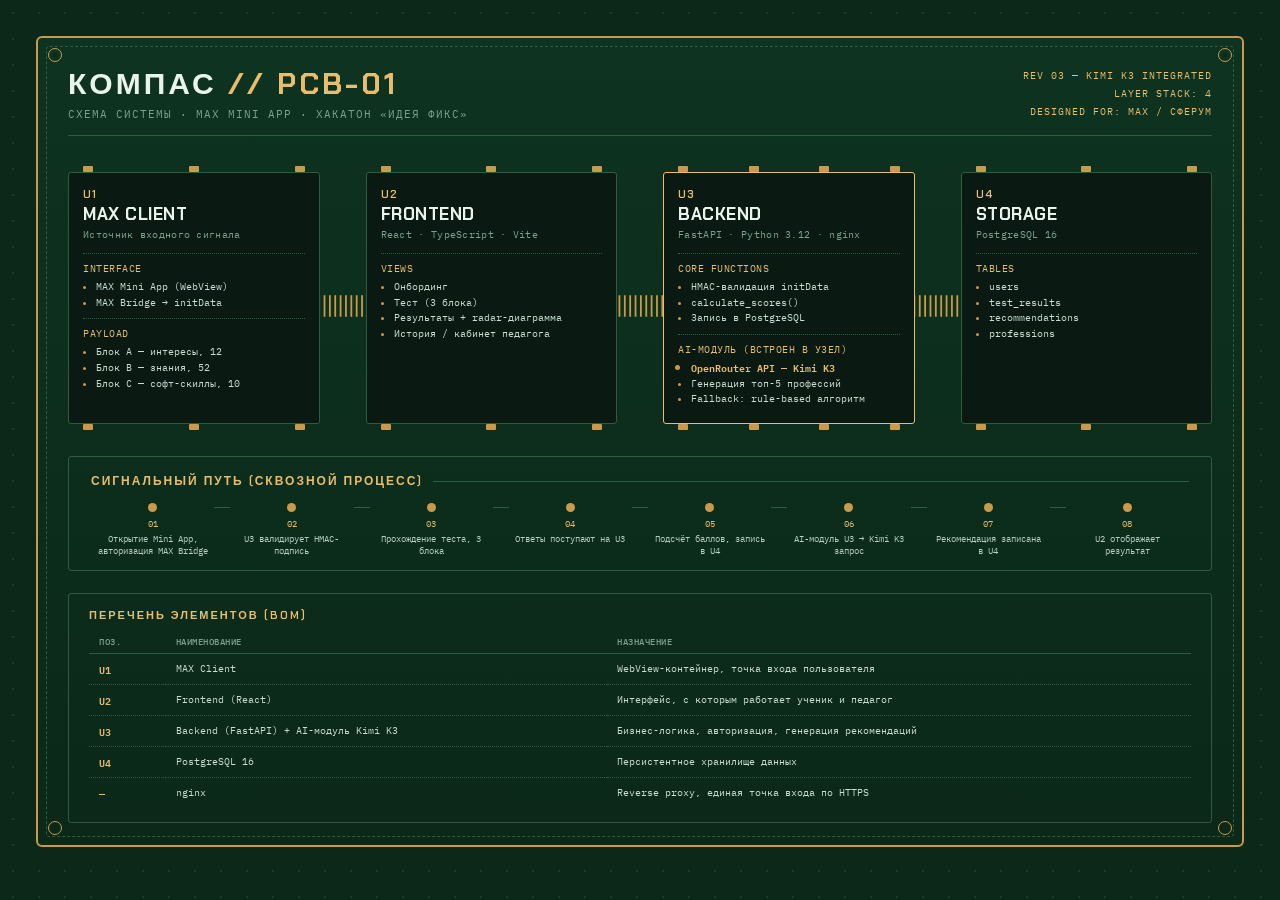
<file: kompas-architecture-pcb.html>
<!DOCTYPE html>
<html lang="ru">
<head>
<meta charset="UTF-8">
<title>Компас — плата системы</title>
<link rel="preconnect" href="https://fonts.googleapis.com">
<link href="https://fonts.googleapis.com/css2?family=Chakra+Petch:wght@400;500;600;700&family=IBM+Plex+Mono:wght@400;500;600&display=swap" rel="stylesheet">
<style>
  :root{
    --pcb:#0b2818;
    --pcb2:#0e3320;
    --copper:#c99a4b;
    --copper-bright:#e8bd6e;
    --silk:#e9f5ec;
    --silk-dim:#7fa08c;
    --chip:#0a1a12;
    --chip-border:#2f5c40;
  }
  *{box-sizing:border-box;}
  body{
    margin:0;
    background:
      radial-gradient(circle, #17402a 1px, transparent 1.2px) 0 0/26px 26px,
      var(--pcb);
    color:var(--silk);
    font-family:'IBM Plex Mono',monospace;
    padding:36px;
  }
  .board{
    max-width:1340px;
    margin:0 auto;
    border:2px solid var(--copper);
    border-radius:6px;
    padding:26px 30px 22px;
    position:relative;
    background:linear-gradient(180deg, var(--pcb2), var(--pcb));
  }
  .board::before{
    content:"";
    position:absolute;inset:8px;
    border:1px dashed var(--chip-border);
    border-radius:4px;
    pointer-events:none;
  }
  /* уголки-крепёж как на платах */
  .mount{
    position:absolute;width:14px;height:14px;
    border:1.5px solid var(--copper);
    border-radius:50%;
  }
  .mount::after{content:"";position:absolute;inset:4px;border-radius:50%;background:var(--pcb);}
  .mount.tl{top:10px;left:10px;} .mount.tr{top:10px;right:10px;}
  .mount.bl{bottom:10px;left:10px;} .mount.br{bottom:10px;right:10px;}

  .head{
    display:flex;justify-content:space-between;align-items:flex-end;
    margin-bottom:26px;padding-bottom:14px;
    border-bottom:1px solid var(--chip-border);
  }
  .head h1{
    font-family:'Chakra Petch',sans-serif;
    font-weight:700;
    font-size:30px;
    text-transform:uppercase;
    letter-spacing:3px;
    margin:0;
    color:var(--silk);
  }
  .head h1 span{color:var(--copper-bright);}
  .head .sub{font-size:10.5px;color:var(--silk-dim);letter-spacing:1px;margin-top:4px;text-transform:uppercase;}
  .board-id{
    font-size:10px;color:var(--copper-bright);
    text-align:right;letter-spacing:1px;line-height:1.8;
  }

  /* компоненты-чипы с соединительными дорожками */
  .chips-wrap{position:relative;padding:10px 0 26px;}
  .trace-svg{position:absolute;top:0;left:0;width:100%;height:100%;pointer-events:none;}

  .chips{
    display:grid;
    grid-template-columns:repeat(4,1fr);
    gap:46px;
    position:relative;
    z-index:2;
  }
  .chip{
    background:var(--chip);
    border:1.5px solid var(--chip-border);
    border-radius:3px;
    padding:14px 14px 16px;
    position:relative;
    min-height:250px;
  }
  /* выводы чипа (пины) сверху и снизу */
  .pins-top, .pins-bottom{
    position:absolute;left:14px;right:14px;
    display:flex;justify-content:space-between;
  }
  .pins-top{top:-7px;} .pins-bottom{bottom:-7px;}
  .pin{width:10px;height:6px;background:var(--copper);border-radius:1px;}

  .chip-id{
    font-family:'Chakra Petch',sans-serif;
    font-weight:600;
    font-size:11px;
    color:var(--copper-bright);
    letter-spacing:1px;
    margin-bottom:2px;
  }
  .chip-name{
    font-family:'Chakra Petch',sans-serif;
    font-weight:700;
    font-size:17px;
    text-transform:uppercase;
    letter-spacing:0.5px;
    margin-bottom:3px;
  }
  .chip-stack{font-size:9.5px;color:var(--silk-dim);margin-bottom:12px;letter-spacing:0.3px;}
  .chip-block{
    border-top:1px dotted var(--chip-border);
    padding-top:8px;margin-top:8px;
  }
  .chip-block .lbl{font-size:9.5px;color:var(--copper-bright);letter-spacing:0.5px;margin-bottom:4px;text-transform:uppercase;}
  .chip-block ul{margin:0;padding-left:13px;font-size:9.8px;color:#c9ddd0;line-height:1.6;}
  .chip-block ul li::marker{color:var(--copper);}
  .highlight-li{color:var(--copper-bright) !important;font-weight:600;}

  /* сигнальный путь снизу */
  .signal{
    border:1px solid var(--chip-border);
    border-radius:3px;
    padding:16px 22px 12px;
    margin-top:6px;
  }
  .signal-title{
    font-family:'Chakra Petch',sans-serif;
    font-size:12px;font-weight:600;letter-spacing:2px;
    text-transform:uppercase;color:var(--copper-bright);
    margin-bottom:14px;
    display:flex;align-items:center;gap:10px;
  }
  .signal-title::after{content:"";flex:1;height:1px;background:var(--chip-border);}
  .sig-row{display:flex;align-items:flex-start;gap:0;}
  .sig-step{flex:1;text-align:center;}
  .sig-step .dot{
    width:9px;height:9px;border-radius:50%;background:var(--copper);
    margin:0 auto 6px;
  }
  .sig-step .n{font-size:9px;color:var(--copper-bright);margin-bottom:4px;}
  .sig-step p{font-size:8.8px;color:#b7cfc0;line-height:1.4;margin:0;padding:0 5px;}
  .sig-line{flex:0 0 16px;height:1px;background:var(--chip-border);margin-top:4px;position:relative;top:0;}

  /* BOM — перечень элементов вместо легенды */
  .bom{
    margin-top:22px;
    border:1px solid var(--chip-border);
    border-radius:3px;
    padding:14px 20px;
  }
  .bom-title{
    font-family:'Chakra Petch',sans-serif;
    font-size:11px;font-weight:600;letter-spacing:2px;
    color:var(--copper-bright);text-transform:uppercase;margin-bottom:10px;
  }
  table{width:100%;border-collapse:collapse;font-size:9.8px;}
  th{
    text-align:left;color:var(--silk-dim);font-weight:500;
    text-transform:uppercase;letter-spacing:0.5px;font-size:8.5px;
    padding:4px 10px 6px;border-bottom:1px solid var(--chip-border);
  }
  td{padding:6px 10px;border-bottom:1px dotted var(--chip-border);color:#c9ddd0;}
  tr:last-child td{border-bottom:none;}
  td.ref{color:var(--copper-bright);font-weight:600;}
</style>
</head>
<body>

<div class="board">
  <div class="mount tl"></div><div class="mount tr"></div>
  <div class="mount bl"></div><div class="mount br"></div>

  <div class="head">
    <div>
      <h1>КОМПАС <span>// PCB-01</span></h1>
      <div class="sub">Схема системы · MAX Mini App · Хакатон «Идея фикс»</div>
    </div>
    <div class="board-id">
      REV 03 — KIMI K3 INTEGRATED<br>
      LAYER STACK: 4<br>
      DESIGNED FOR: MAX / СФЕРУМ
    </div>
  </div>

  <div class="chips-wrap">
    <svg class="trace-svg" viewBox="0 0 1280 20" preserveAspectRatio="none">
      <line x1="160" y1="10" x2="1120" y2="10" stroke="#c99a4b" stroke-width="1.5" stroke-dasharray="2 4"/>
    </svg>

    <div class="chips">

      <!-- U1 -->
      <div class="chip">
        <div class="pins-top"><div class="pin"></div><div class="pin"></div><div class="pin"></div></div>
        <div class="pins-bottom"><div class="pin"></div><div class="pin"></div><div class="pin"></div></div>
        <div class="chip-id">U1</div>
        <div class="chip-name">MAX Client</div>
        <div class="chip-stack">Источник входного сигнала</div>
        <div class="chip-block">
          <div class="lbl">Interface</div>
          <ul>
            <li>MAX Mini App (WebView)</li>
            <li>MAX Bridge → initData</li>
          </ul>
        </div>
        <div class="chip-block">
          <div class="lbl">Payload</div>
          <ul>
            <li>Блок A — интересы, 12</li>
            <li>Блок B — знания, 52</li>
            <li>Блок C — софт-скиллы, 10</li>
          </ul>
        </div>
      </div>

      <!-- U2 -->
      <div class="chip">
        <div class="pins-top"><div class="pin"></div><div class="pin"></div><div class="pin"></div></div>
        <div class="pins-bottom"><div class="pin"></div><div class="pin"></div><div class="pin"></div></div>
        <div class="chip-id">U2</div>
        <div class="chip-name">Frontend</div>
        <div class="chip-stack">React · TypeScript · Vite</div>
        <div class="chip-block">
          <div class="lbl">Views</div>
          <ul>
            <li>Онбординг</li>
            <li>Тест (3 блока)</li>
            <li>Результаты + radar-диаграмма</li>
            <li>История / кабинет педагога</li>
          </ul>
        </div>
      </div>

      <!-- U3 — Backend с Kimi K3 внутри -->
      <div class="chip" style="border-color:var(--copper-bright);">
        <div class="pins-top"><div class="pin"></div><div class="pin"></div><div class="pin"></div><div class="pin"></div></div>
        <div class="pins-bottom"><div class="pin"></div><div class="pin"></div><div class="pin"></div><div class="pin"></div></div>
        <div class="chip-id">U3</div>
        <div class="chip-name">Backend</div>
        <div class="chip-stack">FastAPI · Python 3.12 · nginx</div>
        <div class="chip-block">
          <div class="lbl">Core functions</div>
          <ul>
            <li>HMAC-валидация initData</li>
            <li>calculate_scores()</li>
            <li>Запись в PostgreSQL</li>
          </ul>
        </div>
        <div class="chip-block">
          <div class="lbl">AI-модуль (встроен в узел)</div>
          <ul>
            <li class="highlight-li">OpenRouter API — Kimi K3</li>
            <li>Генерация топ-5 профессий</li>
            <li>Fallback: rule-based алгоритм</li>
          </ul>
        </div>
      </div>

      <!-- U4 -->
      <div class="chip">
        <div class="pins-top"><div class="pin"></div><div class="pin"></div><div class="pin"></div></div>
        <div class="pins-bottom"><div class="pin"></div><div class="pin"></div><div class="pin"></div></div>
        <div class="chip-id">U4</div>
        <div class="chip-name">Storage</div>
        <div class="chip-stack">PostgreSQL 16</div>
        <div class="chip-block">
          <div class="lbl">Tables</div>
          <ul>
            <li>users</li>
            <li>test_results</li>
            <li>recommendations</li>
            <li>professions</li>
          </ul>
        </div>
      </div>

    </div>
  </div>

  <!-- сигнальный путь -->
  <div class="signal">
    <div class="signal-title">Сигнальный путь (сквозной процесс)</div>
    <div class="sig-row">
      <div class="sig-step"><div class="dot"></div><div class="n">01</div><p>Открытие Mini App, авторизация MAX Bridge</p></div>
      <div class="sig-line"></div>
      <div class="sig-step"><div class="dot"></div><div class="n">02</div><p>U3 валидирует HMAC-подпись</p></div>
      <div class="sig-line"></div>
      <div class="sig-step"><div class="dot"></div><div class="n">03</div><p>Прохождение теста, 3 блока</p></div>
      <div class="sig-line"></div>
      <div class="sig-step"><div class="dot"></div><div class="n">04</div><p>Ответы поступают на U3</p></div>
      <div class="sig-line"></div>
      <div class="sig-step"><div class="dot"></div><div class="n">05</div><p>Подсчёт баллов, запись в U4</p></div>
      <div class="sig-line"></div>
      <div class="sig-step"><div class="dot"></div><div class="n">06</div><p>AI-модуль U3 → Kimi K3 запрос</p></div>
      <div class="sig-line"></div>
      <div class="sig-step"><div class="dot"></div><div class="n">07</div><p>Рекомендация записана в U4</p></div>
      <div class="sig-line"></div>
      <div class="sig-step"><div class="dot"></div><div class="n">08</div><p>U2 отображает результат</p></div>
    </div>
  </div>

  <!-- BOM -->
  <div class="bom">
    <div class="bom-title">Перечень элементов (BOM)</div>
    <table>
      <tr><th>Поз.</th><th>Наименование</th><th>Назначение</th></tr>
      <tr><td class="ref">U1</td><td>MAX Client</td><td>WebView-контейнер, точка входа пользователя</td></tr>
      <tr><td class="ref">U2</td><td>Frontend (React)</td><td>Интерфейс, с которым работает ученик и педагог</td></tr>
      <tr><td class="ref">U3</td><td>Backend (FastAPI) + AI-модуль Kimi K3</td><td>Бизнес-логика, авторизация, генерация рекомендаций</td></tr>
      <tr><td class="ref">U4</td><td>PostgreSQL 16</td><td>Персистентное хранилище данных</td></tr>
      <tr><td class="ref">—</td><td>nginx</td><td>Reverse proxy, единая точка входа по HTTPS</td></tr>
    </table>
  </div>

</div>

</body>
</html>
</file>
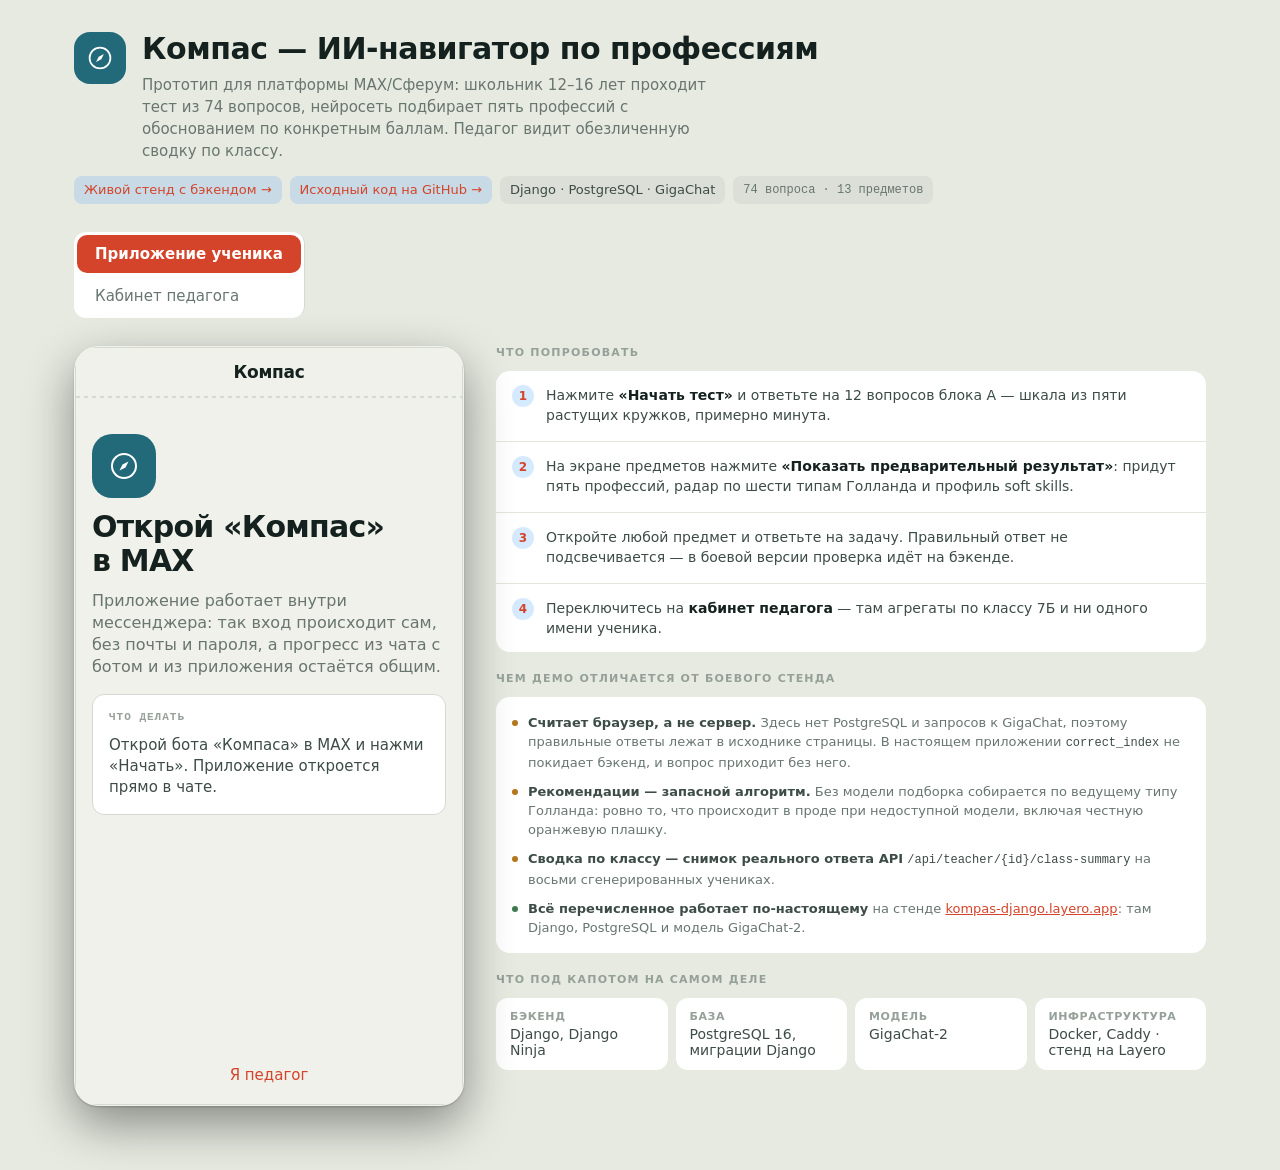
<file: demo/kompas-demo.html>
<!DOCTYPE html>
<html lang="ru">
<meta charset="utf-8">
<meta name="viewport" content="width=device-width, initial-scale=1">
<title>Компас</title>
<style>
/* ---- дизайн-система приложения (app/static/styles.css) ---- */
/* «Компас» — визуальный язык топографической карты.

   Продукт помогает подростку найти направление, поэтому интерфейс собран из
   предметов навигации: бумага карты, изолинии рельефа, красная магнитная
   стрелка, вода. Числа набраны моноширинным — как показания прибора.

   Тем две: светлая «бумага» и тёмная «ночная карта». Все цвета живут в
   токенах ниже, компоненты берут только их — поэтому ни один цвет не задан
   внутри медиазапроса, и тема переключается целиком, а не наполовину. */

:root{
  /* бумага карты */
  --paper:#EFF1EA;
  --page:#E7EAE1;
  --bg:#EFF1EA;
  --card:#FFFFFF;
  --card2:#F4F5EF;
  --bar:#EFF1EA;
  --sheet:#FFFFFF;
  --overlay:rgb(20 33 30 / .48);

  /* хвойные нейтрали: серый с зеленью читается как часть карты, а не как «серый по умолчанию» */
  --ink:#14211E;
  --t1:#14211E;
  --t2:#3D4C47;
  --t3:#68766F;
  --t4:#95A099;
  --stroke:#D5DAD0;
  --line:#E2E6DC;
  --fill:rgb(20 33 30 / .05);
  --fill2:rgb(20 33 30 / .035);

  /* магнитная стрелка — единственный по-настоящему громкий цвет */
  --north:#D4442A;
  --north-soft:#F2E3DE;
  --north-deep:#A83420;
  --accent:var(--north);
  --accent-light:var(--north-deep);
  --accent-glow:rgb(212 68 42 / .22);

  /* вода и рельеф — вторые голоса, приглушённые */
  --water:#2E7D8F;
  --water-soft:#DDEBEC;
  --relief:#B99F6B;
  --relief-soft:#F0E9DA;

  --green:#3F7A4F;
  --green-bg:#E3EEE5;
  --red:#C0392B;
  --red-bg:#F6E4E1;
  --orange:#B5761E;
  --sec:#F4F5EF;

  /* Категории профессий — сплошные краски карты: вода, лес, рельеф, суша.
     Цвет означает вид местности, а не просто «другой градиент».
     Значения одинаковы в обеих темах: это заливка под белым текстом,
     и светлеть в тёмной теме ей нельзя — подпись перестанет читаться. */
  --grad-main:#C03D25;
  --grad-blue:#22697A;
  --grad-violet:#45566F;
  --grad-green:#2F6B41;
  --grad-pink:#9B4430;
  --grad-orange:#8A6E3C;

  --mono:ui-monospace,SFMono-Regular,"SF Mono",Menlo,Consolas,monospace;
  --radius:12px;
  --radius-sm:8px;
}

/* Тёмная тема — ночная карта. Переопределяются только токены. */
@media (prefers-color-scheme:dark){
  :root:not([data-theme="light"]){
    --paper:#101A18;
    --page:#0C1413;
    --bg:#101A18;
    --card:#17231F;
    --card2:#1E2B27;
    --bar:#0C1413;
    --sheet:#17231F;
    --overlay:rgb(6 10 9 / .7);

    --ink:#EAEEE6;
    --t1:#EAEEE6;
    --t2:#B8C3BC;
    --t3:#8A968F;
    --t4:#5E6B65;
    --stroke:#26332E;
    --line:#1E2B27;
    --fill:rgb(234 238 230 / .07);
    --fill2:rgb(234 238 230 / .04);

    --north:#F2664A;
    --north-soft:#2E1F1B;
    --north-deep:#FF8A70;
    --accent-light:var(--north-deep);
    --accent-glow:rgb(242 102 74 / .28);

    --water:#5AAABB;
    --water-soft:#16292C;
    --relief:#C7AC75;
    --relief-soft:#282315;

    --green:#5FA872;
    --green-bg:#16271B;
    --red:#E4705F;
    --red-bg:#2A1614;
    --orange:#D89A3E;
    --sec:#1E2B27;

  }
}

:root[data-theme="dark"]{
  --paper:#101A18;
  --page:#0C1413;
  --bg:#101A18;
  --card:#17231F;
  --card2:#1E2B27;
  --bar:#0C1413;
  --sheet:#17231F;
  --overlay:rgb(6 10 9 / .7);
  --ink:#EAEEE6;
  --t1:#EAEEE6;
  --t2:#B8C3BC;
  --t3:#8A968F;
  --t4:#5E6B65;
  --stroke:#26332E;
  --line:#1E2B27;
  --fill:rgb(234 238 230 / .07);
  --fill2:rgb(234 238 230 / .04);
  --north:#F2664A;
  --north-soft:#2E1F1B;
  --north-deep:#FF8A70;
  --accent-light:var(--north-deep);
  --accent-glow:rgb(242 102 74 / .28);
  --water:#5AAABB;
  --water-soft:#16292C;
  --relief:#C7AC75;
  --relief-soft:#282315;
  --green:#5FA872;
  --green-bg:#16271B;
  --red:#E4705F;
  --red-bg:#2A1614;
  --orange:#D89A3E;
  --sec:#1E2B27;
}

*{box-sizing:border-box}
body{
  margin:0;background:var(--page);color:var(--t1);
  font-family:system-ui,-apple-system,BlinkMacSystemFont,"Segoe UI","Roboto",sans-serif;
  -webkit-font-smoothing:antialiased;
}
@keyframes shimmer{0%{opacity:.4}50%{opacity:.85}100%{opacity:.4}}
@keyframes spin{to{transform:rotate(360deg)}}
@media (prefers-reduced-motion:reduce){
  *{animation-duration:.01ms !important;animation-iteration-count:1 !important;transition-duration:.01ms !important}
}

/* --- каркас экрана --- */
.phone{background:var(--bg);display:flex;flex-direction:column}
.bar{height:48px;display:flex;align-items:center;justify-content:center;background:var(--bar);
     font-size:16px;font-weight:600;letter-spacing:-.2px;color:var(--t1)}
.bar.split{justify-content:space-between;padding:0 16px}
.bar.tall{height:52px;padding:0 20px;justify-content:space-between}
.body{padding:20px 16px;display:flex;flex-direction:column;gap:16px;min-height:600px}
/* линия маршрута под шапкой: пройденная часть — сплошная, остаток — пунктир */
.thin{height:2px;background:repeating-linear-gradient(90deg,var(--stroke) 0 4px,transparent 4px 8px)}
.thin>i{display:block;height:2px;background:var(--north)}

/* --- атомы --- */
.card{background:var(--card);border:1px solid var(--stroke);border-radius:var(--radius)}
.card.pad{padding:16px;display:flex;flex-direction:column;gap:12px}
.list{background:var(--card);border:1px solid var(--stroke);border-radius:var(--radius);display:flex;flex-direction:column}
.row{padding:14px 16px;display:flex;align-items:center;gap:12px;min-height:44px}
.row .grow{flex:1;display:flex;flex-direction:column;gap:2px}
.sep{height:1px;background:var(--line);margin-left:16px}
.sep.inset{margin-left:56px}

/* Кнопка — плашка маршрута: плотная заливка, без градиента и без свечения. */
.btn{min-height:48px;border-radius:var(--radius-sm);background:var(--north);color:#fff;
     font-size:16px;font-weight:600;letter-spacing:-.1px;display:flex;align-items:center;
     justify-content:center;cursor:pointer;user-select:none;border:1px solid var(--north);
     padding:0 16px;text-align:center;transition:background .12s ease}
.btn:hover{background:var(--north-deep);border-color:var(--north-deep)}
.btn:active{transform:translateY(1px)}
.btn.sec{background:transparent;border-color:var(--stroke);color:var(--t1)}
.btn.sec:hover{background:var(--fill);border-color:var(--t4)}
.btn.sm{min-height:36px;padding:0 14px;font-size:14px}
.btn.md{min-height:44px;padding:0 20px;font-size:15px}
.btn[disabled]{opacity:.35;pointer-events:none}
.bottom{margin-top:auto}

.prog{height:6px;border-radius:3px;background:var(--fill)}
.prog>i{display:block;height:100%;border-radius:3px;background:var(--north)}
.prog.xs{height:4px;border-radius:2px}

/* Отметка на карте: подпись объекта, а не «чип с обводкой». */
.tag{font-size:13px;line-height:16px;color:var(--t2);background:var(--fill2);
     border:1px solid var(--stroke);border-radius:var(--radius-sm);padding:5px 10px}
.label{font-size:11px;font-weight:600;letter-spacing:1px;text-transform:uppercase;color:var(--t4);
       font-family:var(--mono)}
.section-label{padding:12px 16px 8px;font-size:11px;font-weight:600;letter-spacing:1px;
               text-transform:uppercase;color:var(--t4);font-family:var(--mono)}
.hint{display:flex;gap:10px;align-items:flex-start;background:var(--fill2);
      border-left:2px solid var(--water);border-radius:0 var(--radius-sm) var(--radius-sm) 0;padding:12px 14px}
.hint i{width:0;height:0;flex:0 0 auto}
.hint p{margin:0;font-size:13px;line-height:18px;color:var(--t3)}
.t3{font-size:13px;color:var(--t3)}
.t4s{font-size:13px;color:var(--t4)}

/* Заголовки набраны плотно: карта подписывается сжато, без воздуха внутри слова. */
.h1{font-size:30px;line-height:34px;font-weight:700;letter-spacing:-.8px;color:var(--t1);text-wrap:balance}
.h2{font-size:23px;line-height:28px;font-weight:700;letter-spacing:-.5px;color:var(--t1);text-wrap:balance}
.h3{font-size:20px;line-height:25px;font-weight:600;letter-spacing:-.4px;color:var(--t1)}
.h4{font-size:17px;line-height:22px;font-weight:600;letter-spacing:-.3px;color:var(--t1)}
.h5{font-size:15px;line-height:20px;font-weight:600;letter-spacing:-.2px;color:var(--t1)}
.body-text{font-size:15px;line-height:22px;color:var(--t2)}
.q{font-size:22px;line-height:29px;font-weight:600;letter-spacing:-.45px;color:var(--t1);text-wrap:balance}

/* --- шкала согласия: пять делений, как румбы на лимбе --- */
.scale{display:flex;align-items:flex-end;justify-content:space-between;gap:6px}
.seg{flex:1;min-height:64px;border-radius:var(--radius-sm);background:var(--fill2);
     border:1px solid var(--stroke);display:flex;align-items:flex-end;justify-content:center;
     padding-bottom:10px;cursor:pointer;transition:background .12s ease,border-color .12s ease}
.seg:hover{background:var(--fill);border-color:var(--t4)}
.seg i{border-radius:1px;background:var(--t4);width:3px;display:block}
.seg:nth-child(1) i{height:12px}
.seg:nth-child(2) i{height:20px}
.seg:nth-child(3) i{height:28px}
.seg:nth-child(4) i{height:36px}
.seg:nth-child(5) i{height:44px}
.seg.on,.seg.on:hover{background:var(--north-soft);border-color:var(--north)}
.seg.on i{background:var(--north)}
.scale-value{align-self:center;font-size:14px;font-weight:600;color:var(--north);
             font-family:var(--mono);letter-spacing:-.2px}
.dots{display:flex;gap:4px;align-items:center;justify-content:center}
.dots i{width:18px;height:2px;border-radius:1px;background:var(--stroke)}
.dots i.on{background:var(--north)}

/* --- варианты ответа --- */
.ans{min-height:56px;border-radius:var(--radius-sm);background:var(--card);border:1px solid var(--stroke);
     padding:12px 14px;display:flex;align-items:center;gap:12px;cursor:pointer;
     transition:border-color .12s ease,background .12s ease}
.ans:hover{border-color:var(--t4)}
.ans .key{width:26px;height:26px;border-radius:var(--radius-sm);background:var(--fill);color:var(--t3);
          font-size:12px;font-weight:600;font-family:var(--mono);display:flex;align-items:center;
          justify-content:center;flex:0 0 auto}
.ans .txt{font-size:16px;line-height:21px;color:var(--t1);flex:1}
.ans .tick{display:none;flex:0 0 auto}
.ans.on,.ans.on:hover{background:var(--north-soft);border-color:var(--north)}
.ans.on .key{background:var(--north);color:#fff}
.ans.on .tick{display:block}

/* --- шит паузы --- */
.modal{position:relative;height:646px;overflow:hidden}
.modal .dim{position:absolute;inset:0;background:var(--overlay)}
.modal .blurred{filter:blur(1.5px);opacity:.55}
.sheet{position:absolute;left:0;right:0;bottom:0;background:var(--sheet);border-radius:16px 16px 0 0;
       padding:8px 16px 20px;display:flex;flex-direction:column;gap:16px;
       box-shadow:0 -8px 32px rgb(20 33 30 / .18)}
.sheet .grabber{width:36px;height:4px;border-radius:2px;background:var(--stroke);align-self:center}
.modal.closed .dim,.modal.closed .sheet{display:none}
.modal.closed .blurred{filter:none;opacity:1}
.switch{width:44px;height:26px;border-radius:13px;background:var(--north);padding:2px;display:flex;justify-content:flex-end}
.switch i{width:22px;height:22px;border-radius:11px;background:#fff}

/* --- ожидание ответа модели --- */
.sk{height:12px;border-radius:3px;background:var(--fill)}
.sk.live{animation:shimmer 1.4s ease-in-out infinite}
.spinner{width:22px;height:22px;border-radius:11px;border:2px solid var(--stroke);
         border-top-color:var(--north);animation:spin 1s linear infinite}
.caret{display:inline-block;width:2px;height:16px;background:var(--north);margin-left:2px;
       vertical-align:-3px;animation:shimmer .9s steps(2) infinite}

/* --- карточка лучшего совпадения ---
   Signature: изолинии рельефа. Место, куда ведёт маршрут, показано как участок
   карты, а не как градиентный баннер. */
.hero{border-radius:var(--radius);overflow:hidden;background:var(--card);border:1px solid var(--stroke)}
.hero-top{position:relative;background:var(--north);padding:22px 18px;display:flex;
          flex-direction:column;gap:8px;overflow:hidden}
.hero-top::before{
  content:"";position:absolute;inset:-40% -10%;pointer-events:none;opacity:.5;
  background:repeating-radial-gradient(circle at 78% 18%,
    transparent 0 13px,rgb(255 255 255 / .3) 13px 14px);
}
.hero-top>*{position:relative}
.hero-top .label{color:rgb(255 255 255 / .88);letter-spacing:1.2px}
.hero-top .h1{color:#fff}
.bar-strip{width:4px;height:34px;border-radius:2px;flex:0 0 auto}

/* --- сводка педагога --- */
.stats{display:grid;grid-template-columns:repeat(3,1fr);gap:12px}
.stat{background:var(--card);border:1px solid var(--stroke);border-radius:var(--radius);
      padding:14px 16px;display:flex;flex-direction:column;gap:6px}
.stat .num{font-size:28px;line-height:32px;font-weight:700;color:var(--t1);
           font-family:var(--mono);letter-spacing:-1px;font-variant-numeric:tabular-nums}
.stat .num small{font-size:16px;color:var(--t4)}
.barline{display:flex;align-items:center;gap:12px}
.barline .name{flex:0 0 116px;font-size:14px;color:var(--t2);overflow-wrap:anywhere}
.barline .track{flex:1;height:20px;border-radius:3px;background:var(--fill2);border:1px solid var(--line)}
.barline .track>i{display:block;height:100%;border-radius:2px;background:var(--water)}
.barline .val{width:30px;text-align:right;font-size:13px;font-weight:600;color:var(--t1);
              font-family:var(--mono);font-variant-numeric:tabular-nums}
.filter{min-height:36px;padding:0 14px;border-radius:var(--radius-sm);background:var(--card);
        border:1px solid var(--stroke);color:var(--t2);font-size:14px;display:flex;align-items:center;gap:8px}
.filter.on{background:var(--north);border-color:var(--north);color:#fff;font-weight:600}

/* --- приложение: один экран на весь вьюпорт --- */
.phone{max-width:480px;margin:0 auto;min-height:100vh}
@media (min-width:520px){
  body{padding:24px 0}
  .phone{min-height:calc(100vh - 48px);border:1px solid var(--stroke);border-radius:var(--radius);
         overflow:hidden;box-shadow:0 18px 40px rgb(20 33 30 / .12)}
}

/* Имя продукта в шапке — только на широком экране. В мессенджере приложение
   подписано самим чатом, в браузере подписать его больше нечем. */
.deskbrand{display:none}


.body{flex:1;padding-bottom:calc(20px + env(safe-area-inset-bottom))}
.hidden{display:none !important}
.link{font-size:15px;color:var(--north);cursor:pointer;user-select:none;font-weight:500}
.link:hover{color:var(--north-deep)}
.center{align-items:center;justify-content:center;text-align:center}

:where(.btn,.seg,.ans,.tab,.link,.pill,.filter,.side-item,.seg-tab):focus-visible{
  outline:2px solid var(--north);outline-offset:2px;
}

/* --- нижние вкладки --- */
.tabs{display:flex;background:var(--bar);border-top:1px solid var(--stroke);
      padding-bottom:env(safe-area-inset-bottom)}
.tabs.hidden{display:none !important}
.tab{flex:1;padding:9px 4px 11px;display:flex;flex-direction:column;align-items:center;gap:4px;
     cursor:pointer;user-select:none;color:var(--t4);font-size:11px;line-height:13px;
     letter-spacing:.2px}
.tab svg{width:22px;height:22px;stroke:currentColor;fill:none;stroke-width:1.7;
         stroke-linecap:round;stroke-linejoin:round}
.tab.on{color:var(--north)}

/* --- геймификация: отметки пройденного пути --- */
.xp-card{background:var(--card);border:1px solid var(--stroke);border-radius:var(--radius);padding:16px;
         display:flex;flex-direction:column;gap:12px}
.xp-head{display:flex;align-items:center;gap:12px}
/* лимб компаса: уровень в центре круга с делениями по краю */
.level-ring{width:52px;height:52px;border-radius:26px;background:var(--card);flex:0 0 auto;
            border:2px solid var(--north);display:flex;align-items:center;justify-content:center;
            font-size:19px;font-weight:700;color:var(--north);font-family:var(--mono);
            font-variant-numeric:tabular-nums}
.streak{display:flex;align-items:center;gap:6px;background:var(--relief-soft);
        border:1px solid var(--relief);border-radius:var(--radius-sm);padding:5px 10px;
        font-size:13px;font-weight:600;color:var(--t2);font-family:var(--mono)}
.badges{display:grid;grid-template-columns:repeat(auto-fill,minmax(88px,1fr));gap:8px}
/* Печать в дневнике: полученная — на бумаге с рамкой, будущая — пунктиром. */
.badge{background:var(--card);border:1px solid var(--relief);border-radius:var(--radius-sm);
       padding:12px 8px;display:flex;flex-direction:column;align-items:center;gap:6px;text-align:center}
.badge.locked{background:transparent;border-style:dashed;border-color:var(--stroke)}
.badge .ico{font-size:24px;line-height:28px;height:28px;display:flex;align-items:center;
            justify-content:center;filter:saturate(.85)}
.badge.locked .ico{color:var(--t4);filter:none}
.streak svg{flex:0 0 auto}
.badge .nm{font-size:11px;line-height:14px;color:var(--t2)}
.badge.locked .nm{color:var(--t4)}

/* --- тренажёр задач --- */
.task-q{font-size:19px;line-height:26px;font-weight:600;color:var(--t1);letter-spacing:-.3px}
.verdict{border-radius:var(--radius-sm);padding:14px 16px;display:flex;flex-direction:column;gap:8px}
.verdict.ok{background:var(--green-bg);border:1px solid var(--green)}
.verdict.err{background:var(--red-bg);border:1px solid var(--red)}
.verdict .head{font-size:16px;font-weight:600}
.verdict.ok .head{color:var(--green)}
.verdict.err .head{color:var(--red)}

/* --- кабинет педагога: рабочий инструмент, плотнее ученического --- */
.desk-head{display:flex;align-items:center;justify-content:space-between;gap:16px;
           padding:14px 18px;background:var(--card);border:1px solid var(--stroke);
           border-radius:var(--radius-sm);margin-bottom:14px}
.desk-head .brand{display:flex;align-items:baseline;gap:10px}
.desk-head .brand b{font-size:16px;font-weight:700;letter-spacing:-.3px}
.desk-head .brand span{font-size:13px;color:var(--t4);font-family:var(--mono)}

.split-view{display:flex;gap:14px;align-items:flex-start}
.side{flex:0 0 232px;background:var(--card);border:1px solid var(--stroke);
      border-radius:var(--radius-sm);overflow:hidden}
.side h6{margin:0;padding:11px 14px;font-size:11px;font-weight:600;letter-spacing:1px;
         text-transform:uppercase;color:var(--t4);border-bottom:1px solid var(--line);font-family:var(--mono)}
.side-item{padding:11px 14px;border-bottom:1px solid var(--line);cursor:pointer;
           display:flex;align-items:center;gap:10px}
.side-item:last-child{border-bottom:none}
.side-item:hover{background:var(--fill2)}
.side-item.on{background:var(--north-soft);box-shadow:inset 3px 0 0 var(--north)}
.side-item .nm{flex:1;font-size:15px;color:var(--t1)}
.side-item .cnt{font-size:12px;color:var(--t4);font-family:var(--mono);font-variant-numeric:tabular-nums}
.main-col{flex:1;min-width:0;display:flex;flex-direction:column;gap:14px}

.toolbar{display:flex;align-items:center;gap:8px;flex-wrap:wrap;padding:10px 12px;
         background:var(--card);border:1px solid var(--stroke);border-radius:var(--radius-sm)}
.toolbar .grow{flex:1;min-width:120px}
.seg-tabs{display:flex;background:var(--fill2);border:1px solid var(--stroke);
          border-radius:var(--radius-sm);padding:3px;gap:2px}
.seg-tab{padding:7px 14px;border-radius:5px;font-size:14px;color:var(--t3);cursor:pointer;user-select:none}
.seg-tab.on{background:var(--card);color:var(--t1);font-weight:600;box-shadow:0 1px 2px rgb(20 33 30 / .08)}

.grid{width:100%;border-collapse:collapse;font-size:14px}
.grid th{position:sticky;top:0;background:var(--card);text-align:left;font-size:11px;
         font-weight:600;letter-spacing:1px;text-transform:uppercase;color:var(--t4);
         padding:10px 12px;border-bottom:1px solid var(--stroke);white-space:nowrap;font-family:var(--mono)}
.grid td{padding:11px 12px;border-bottom:1px solid var(--line);color:var(--t2)}
.grid tbody tr:nth-child(even){background:var(--fill2)}
.grid tbody tr:hover{background:var(--fill)}
.grid td.num,.grid th.num{text-align:right;font-family:var(--mono);font-variant-numeric:tabular-nums}
.grid td.name{color:var(--t1)}
.grid .rank{width:34px;color:var(--t4);font-family:var(--mono);font-variant-numeric:tabular-nums}
.grid tr.top .rank{color:var(--north);font-weight:700}
.table-wrap{background:var(--card);border:1px solid var(--stroke);border-radius:var(--radius-sm);
            overflow:auto;max-height:70vh}
.meter{height:5px;border-radius:3px;background:var(--fill);min-width:64px;overflow:hidden}
.meter>i{display:block;height:100%;background:var(--water)}
.muted-note{font-size:12px;color:var(--t4);padding:9px 12px;border-top:1px solid var(--line)}

.pill{font-size:12px;color:var(--t3);background:var(--card);border:1px solid var(--stroke);
      border-radius:5px;padding:4px 8px;cursor:pointer;user-select:none}
.pill.on{border-color:var(--north);color:var(--north);background:var(--north-soft)}

/* экран педагога шире и без телефонной рамки */
.desk{max-width:960px;margin:0 auto;padding:20px}
.desk .stats{grid-template-columns:repeat(auto-fit,minmax(180px,1fr))}
.cols{display:flex;gap:12px;align-items:stretch;flex-wrap:wrap}
.cols>*{flex:1 1 280px}
.panel{background:var(--card);border:1px solid var(--stroke);border-radius:var(--radius);
       padding:16px;display:flex;flex-direction:column;gap:14px}
input.field,select.field{min-height:46px;border-radius:var(--radius-sm);background:var(--card);
       border:1px solid var(--stroke);color:var(--t1);font-size:16px;padding:0 14px;outline:none;
       width:100%;font-family:inherit}
input.field::placeholder{color:var(--t4)}
input.field:focus,select.field:focus{border-color:var(--north);box-shadow:0 0 0 3px var(--accent-glow)}
.field.sm{min-height:38px;border-radius:6px;font-size:14px;padding:0 10px}
select.field{appearance:none;cursor:pointer}

/* Приложение подстраивается под ширину СВОЕГО места, а не окна браузера:
   внутри мессенджера и в рамке демо-страницы оно узкое, даже когда окно
   широкое. Медиазапрос этого не различает и выдал бы там десктопный вид. */
body{container-type:inline-size}

/* --- широкий экран: лист карты вместо телефона ---------------------------
   До 900px остаётся мобильная раскладка: она же работает внутри мессенджера.
   Дальше вкладки снизу превращаются в боковую панель — так же, как список
   классов в кабинете педагога, чтобы обе части продукта выглядели одним
   продуктом. Колонка с содержимым при этом не растягивается: строка длиннее
   примерно семидесяти знаков читается заметно хуже, а тут читают вопросы. */
@container (min-width:900px){
  body{padding:32px 0}

  .phone{max-width:880px;min-height:calc(100vh - 64px);
         display:grid;align-content:start;
         grid-template-columns:216px minmax(0,1fr);
         grid-template-areas:"head head" "line line" "nav  body"}

  /* Экраны без вкладок — вход, тест, результаты — боковой панели не имеют,
     и растягивать их на всю ширину незачем: там форма или один вопрос. */
  .phone:has(.tabs.hidden){max-width:620px;
         grid-template-columns:minmax(0,1fr);
         grid-template-areas:"head" "line" "body"}

  /* Класс split скрипт снимает, когда в шапке нет действия, — поэтому
     выравнивание задаётся самой панели, а не .bar.split. */
  .bar{grid-area:head;height:56px;background:var(--card);
       border-bottom:1px solid var(--stroke);
       justify-content:flex-start;gap:10px;padding:0 20px}
  .bar #bar-action{margin-left:auto}
  .deskbrand{display:flex;align-items:baseline;gap:8px}
  .deskbrand b{font-size:16px;font-weight:700;letter-spacing:-.3px;color:var(--t1)}
  .deskbrand span{font-size:13px;color:var(--t4);font-family:var(--mono)}
  /* заголовок экрана уходит вправо от имени продукта, отделённый точкой */
  #bar-title{font-size:14px;font-weight:500;color:var(--t3)}
  #bar-title::before{content:"·";margin:0 8px;color:var(--t4)}

  .thin{grid-area:line}
  .body{grid-area:body;padding:26px 28px 34px}

  /* вкладки становятся легендой карты: вертикальный список слева */
  .tabs{grid-area:nav;flex-direction:column;align-content:start;
        background:var(--card);border-top:none;border-right:1px solid var(--stroke);
        padding-bottom:0}
  .tab{flex:0 0 auto;flex-direction:row;justify-content:flex-start;gap:12px;
       padding:13px 16px;font-size:15px;line-height:20px;letter-spacing:0;
       border-bottom:1px solid var(--line);color:var(--t2)}
  .tab:last-child{border-bottom:none}
  .tab:hover{background:var(--fill2)}
  /* активный пункт помечен красной риской — как в кабинете педагога */
  .tab.on{background:var(--north-soft);box-shadow:inset 3px 0 0 var(--north);
          color:var(--north-deep);font-weight:600}
  .tab svg{width:20px;height:20px}
}


/* ---- витрина вокруг приложения ---- */
:root{
  --shell-pad:32px;
  --mono:ui-monospace,SFMono-Regular,"SF Mono",Menlo,Consolas,monospace;
}
body{
  background:var(--page);
  color:var(--t1);
  padding:0;
  min-height:100vh;
}
.shell{
  max-width:1180px;
  margin:0 auto;
  padding:var(--shell-pad) 24px 64px;
  display:flex;
  flex-direction:column;
  gap:28px;
}

.masthead{display:flex;flex-direction:column;gap:14px}
.masthead .top{display:flex;align-items:flex-start;gap:16px;flex-wrap:wrap}
.mark{
  width:52px;height:52px;border-radius:16px;background:var(--grad-blue);
  display:flex;align-items:center;justify-content:center;flex:0 0 auto;
}
.masthead h1{
  margin:0;font-size:30px;line-height:34px;font-weight:600;letter-spacing:-.5px;
  color:var(--t1);text-wrap:balance;
}
.masthead .sub{margin:0;font-size:15px;line-height:22px;color:var(--t3);max-width:62ch}
.masthead .meta{display:flex;gap:8px;flex-wrap:wrap;align-items:center}
.chip{
  font-size:13px;line-height:16px;color:var(--t2);background:var(--fill);
  border-radius:8px;padding:6px 10px;
}
.chip.mono{font-family:var(--mono);font-size:12px;color:var(--t3)}
a.chip{text-decoration:none;color:var(--accent);background:rgb(0 122 255 / .14)}
a.chip:hover{background:rgb(0 122 255 / .22)}

.tabs{display:flex;gap:4px;background:var(--card);border-radius:12px;padding:3px;align-self:flex-start}
.tab{
  min-height:38px;padding:0 18px;border-radius:10px;display:flex;align-items:center;
  font-size:15px;font-weight:500;color:var(--t3);cursor:pointer;user-select:none;
  background:none;border:0;font-family:inherit;
}
.tab[aria-selected="true"]{background:var(--accent);color:#fff;font-weight:600}
.tab:focus-visible,.btn:focus-visible,.seg:focus-visible,.ans:focus-visible{
  outline:2px solid var(--accent);outline-offset:2px;
}

.stage{display:grid;grid-template-columns:390px minmax(0,1fr);gap:32px;align-items:start}
@media (max-width:900px){
  .stage{grid-template-columns:minmax(0,1fr)}
  :root{--shell-pad:20px}
}

/* «телефон» с живым приложением */
.device{container-type:inline-size;
  background:var(--bg);border-radius:24px;overflow:hidden;
  box-shadow:0 1px 2px rgb(0 0 0 / .2),0 18px 48px rgb(0 0 0 / .42);
  display:flex;flex-direction:column;height:760px;
  border:1px solid rgb(255 255 255 / .05);
}
.device .body{overflow-y:auto;padding-bottom:20px}
.device .phone{max-width:none;min-height:0;height:100%;border-radius:0;box-shadow:none;margin:0}

.aside{display:flex;flex-direction:column;gap:20px}
.block{display:flex;flex-direction:column;gap:12px}
.block h2{
  margin:0;font-size:11px;font-weight:600;letter-spacing:1.2px;text-transform:uppercase;
  color:var(--t4);
}
.steps{display:flex;flex-direction:column;gap:2px;background:var(--card);border-radius:14px;overflow:hidden}
.step{display:flex;gap:12px;padding:14px 16px;align-items:flex-start}
.step + .step{border-top:1px solid var(--line)}
.step .n{
  width:22px;height:22px;border-radius:11px;background:rgb(0 122 255 / .16);color:var(--accent);
  font-size:12px;font-weight:600;display:flex;align-items:center;justify-content:center;flex:0 0 auto;
  font-variant-numeric:tabular-nums;
}
.step p{margin:0;font-size:14px;line-height:20px;color:var(--t2)}
.step p b{color:var(--t1);font-weight:600}

.notes{display:flex;flex-direction:column;gap:10px;background:var(--card);border-radius:14px;padding:16px}
.note-row{display:flex;gap:10px;align-items:flex-start}
.note-row i{width:6px;height:6px;border-radius:3px;margin-top:7px;flex:0 0 auto;background:var(--orange)}
.note-row p{margin:0;font-size:13px;line-height:19px;color:var(--t3)}
.note-row p b{color:var(--t2);font-weight:600}
.note-row code{font-family:var(--mono);font-size:12px;color:var(--t2)}

.stackgrid{display:grid;grid-template-columns:repeat(auto-fit,minmax(150px,1fr));gap:8px}
.stackgrid div{
  background:var(--card);border-radius:12px;padding:12px 14px;
  display:flex;flex-direction:column;gap:3px;
}
.stackgrid .k{font-size:11px;font-weight:600;letter-spacing:.6px;text-transform:uppercase;color:var(--t4)}
.stackgrid .v{font-size:14px;color:var(--t2)}

/* кабинет педагога */
.teacher-stage{display:none;flex-direction:column;gap:16px}
.teacher-stage.on{display:flex}
.stage.off{display:none}

@media (prefers-reduced-motion:reduce){
  *{animation-duration:.01ms !important;animation-iteration-count:1 !important;transition-duration:.01ms !important}
}
</style>

<div class="shell">
  <header class="masthead">
    <div class="top">
      <div class="mark">
        <svg width="26" height="26" viewBox="0 0 30 30" fill="none" aria-hidden="true"><circle cx="15" cy="15" r="12" stroke="#fff" stroke-width="2"></circle><path d="M19.5 10.5l-3 6-6 3 3-6 6-3z" fill="#fff"></path></svg>
      </div>
      <div style="display:flex;flex-direction:column;gap:8px;flex:1;min-width:260px">
        <h1>Компас — ИИ-навигатор по профессиям</h1>
        <p class="sub">Прототип для платформы MAX/Сферум: школьник 12–16 лет проходит тест из 74 вопросов, нейросеть подбирает пять профессий с обоснованием по конкретным баллам. Педагог видит обезличенную сводку по классу.</p>
      </div>
    </div>
    <div class="meta">
      <a class="chip" href="https://kompas-django.layero.app/" target="_blank" rel="noopener">Живой стенд с бэкендом →</a>
      <a class="chip" href="https://github.com/Bantila/kompas" target="_blank" rel="noopener">Исходный код на GitHub →</a>
      <span class="chip">Django · PostgreSQL · GigaChat</span>
      <span class="chip mono">74 вопроса · 13 предметов</span>
    </div>
  </header>

  <div class="tabs" role="tablist">
    <button class="tab" role="tab" aria-selected="true" data-tab="student">Приложение ученика</button>
    <button class="tab" role="tab" aria-selected="false" data-tab="teacher">Кабинет педагога</button>
  </div>

  <!-- ученик -->
  <div class="stage" id="stage-student">
    <div class="device">
<div class="phone">
  <div class="bar split">
    <!-- на широком экране в шапке появляется имя продукта: там нет ни адресной
         строки мессенджера, ни иконки приложения, по которым его узнают -->
    <div class="deskbrand"><b>Компас</b><span>навигатор по профессиям</span></div>
    <div class="h4" id="bar-title">Компас</div>
    <div class="link hidden" id="bar-action"></div>
  </div>
  <div class="thin"><i id="bar-progress" style="width:0%"></i></div>
  <div class="body" id="view"></div>
  <nav class="tabs hidden" id="tabs">
    <div class="tab" data-tab="home">
      <svg viewBox="0 0 24 24"><path d="M3 10.5 12 3l9 7.5"/><path d="M5 9.5V21h14V9.5"/></svg>
      Главная
    </div>
    <div class="tab" data-tab="practice">
      <svg viewBox="0 0 24 24"><circle cx="12" cy="12" r="9"/><circle cx="12" cy="12" r="4"/><circle cx="12" cy="12" r="1"/></svg>
      Задачи
    </div>
    <div class="tab" data-tab="careers">
      <svg viewBox="0 0 24 24"><circle cx="12" cy="12" r="9"/><path d="M15.5 8.5 13 13l-4.5 2.5L11 11z"/></svg>
      Профессии
    </div>
    <div class="tab" data-tab="profile">
      <svg viewBox="0 0 24 24"><circle cx="12" cy="8.5" r="3.8"/><path d="M4.5 20c0-3.6 3.4-6 7.5-6s7.5 2.4 7.5 6"/></svg>
      Профиль
    </div>
  </nav>
</div>
    </div>

    <aside class="aside">
      <section class="block">
        <h2>Что попробовать</h2>
        <div class="steps">
          <div class="step"><div class="n">1</div><p>Нажмите <b>«Начать тест»</b> и ответьте на 12 вопросов блока A — шкала из пяти растущих кружков, примерно минута.</p></div>
          <div class="step"><div class="n">2</div><p>На экране предметов нажмите <b>«Показать предварительный результат»</b>: придут пять профессий, радар по шести типам Голланда и профиль soft skills.</p></div>
          <div class="step"><div class="n">3</div><p>Откройте любой предмет и ответьте на задачу. Правильный ответ не подсвечивается — в боевой версии проверка идёт на бэкенде.</p></div>
          <div class="step"><div class="n">4</div><p>Переключитесь на <b>кабинет педагога</b> — там агрегаты по классу 7Б и ни одного имени ученика.</p></div>
        </div>
      </section>

      <section class="block">
        <h2>Чем демо отличается от боевого стенда</h2>
        <div class="notes">
          <div class="note-row"><i></i><p><b>Считает браузер, а не сервер.</b> Здесь нет PostgreSQL и запросов к GigaChat, поэтому правильные ответы лежат в исходнике страницы. В настоящем приложении <code>correct_index</code> не покидает бэкенд, и вопрос приходит без него.</p></div>
          <div class="note-row"><i></i><p><b>Рекомендации — запасной алгоритм.</b> Без модели подборка собирается по ведущему типу Голланда: ровно то, что происходит в проде при недоступной модели, включая честную оранжевую плашку.</p></div>
          <div class="note-row"><i></i><p><b>Сводка по классу — снимок реального ответа API</b> <code>/api/teacher/{id}/class-summary</code> на восьми сгенерированных учениках.</p></div>
          <div class="note-row"><i style="background:var(--green)"></i><p><b>Всё перечисленное работает по-настоящему</b> на стенде <a href="https://kompas-django.layero.app/" target="_blank" rel="noopener" style="color:var(--accent)">kompas-django.layero.app</a>: там Django, PostgreSQL и модель GigaChat-2.</p></div>
        </div>
      </section>

      <section class="block">
        <h2>Что под капотом на самом деле</h2>
        <div class="stackgrid">
          <div><span class="k">Бэкенд</span><span class="v">Django, Django Ninja</span></div>
          <div><span class="k">База</span><span class="v">PostgreSQL 16, миграции Django</span></div>
          <div><span class="k">Модель</span><span class="v">GigaChat-2</span></div>
          <div><span class="k">Инфраструктура</span><span class="v">Docker, Caddy · стенд на Layero</span></div>
        </div>
      </section>
    </aside>
  </div>

  <!-- педагог -->
  <div class="teacher-stage" id="stage-teacher">
    <div class="panel" style="background:var(--card);border-radius:14px;padding:16px;display:flex;flex-direction:column;gap:10px">
      <div class="t3">Сводка по классу <b style="color:var(--t1)">7Б</b>, педагог <span style="font-family:var(--mono);font-size:13px">teacher_demo</span>. Данные обезличены: только агрегаты, без результатов отдельных учеников. Сводка не формируется, пока тест не прошли хотя бы три человека.</div>
    </div>
    <div id="teacher-out"></div>
  </div>
</div>

<script>
/* ===== Данные, вшитые при сборке из исходников проекта ===== */
const DEMO_DATA = {"questions": {"subject_titles": {"mathematics": "Математика", "physics": "Физика", "chemistry": "Химия", "biology": "Биология", "history": "История", "social_studies": "Обществознание", "literature": "Литература", "russian": "Русский язык", "foreign_language": "Английский язык", "informatics": "Информатика", "geography": "География", "arts_music": "ИЗО и музыка", "pe_safety": "Физкультура и ОБЖ"}, "subject_groups": {"exact": ["mathematics", "physics", "chemistry", "informatics"], "natural": ["biology", "geography", "pe_safety"], "humanities": ["history", "social_studies", "literature", "russian", "foreign_language"], "creative": ["arts_music"]}, "block_a_interests": [{"id": "a1", "type": "realistic", "text": "Мне нравится работать руками, что-то мастерить или чинить"}, {"id": "a2", "type": "realistic", "text": "Я бы с удовольствием разобрал(а) сломанное устройство, чтобы понять, как оно работает"}, {"id": "a3", "type": "investigative", "text": "Мне интересно искать ответ на вопрос, даже если это займёт много времени"}, {"id": "a4", "type": "investigative", "text": "Мне нравится проводить эксперименты и проверять гипотезы"}, {"id": "a5", "type": "artistic", "text": "Мне важно, чтобы то, что я делаю, выглядело красиво и оригинально"}, {"id": "a6", "type": "artistic", "text": "Мне нравится сочинять, рисовать, писать музыку или снимать видео"}, {"id": "a7", "type": "social", "text": "Мне нравится помогать другим людям разобраться в чём-то"}, {"id": "a8", "type": "social", "text": "Я легко чувствую настроение других и стараюсь поддержать"}, {"id": "a9", "type": "enterprising", "text": "Мне нравится придумывать, как что-то организовать или продать"}, {"id": "a10", "type": "enterprising", "text": "Мне комфортно убеждать других в своей точке зрения"}, {"id": "a11", "type": "conventional", "text": "Мне нравится, когда всё разложено по порядку и есть чёткий план"}, {"id": "a12", "type": "conventional", "text": "Мне легко работать с таблицами, списками, точными данными"}], "block_b_subjects": [{"id": "b1_k1", "subject": "mathematics", "type": "knowledge", "difficulty": "easy", "topic": "проценты", "text": "Чему равно 15% от 200?", "options": ["20", "30", "15", "45"], "correct_index": 1}, {"id": "b1_k2", "subject": "mathematics", "type": "knowledge", "difficulty": "medium", "topic": "геометрия", "text": "Периметр квадрата равен 24 см. Чему равна его площадь?", "options": ["36 см²", "24 см²", "48 см²", "144 см²"], "correct_index": 0}, {"id": "b1_k3", "subject": "mathematics", "type": "knowledge", "difficulty": "hard", "topic": "алгебра", "text": "Если x + 5 = 2x - 3, чему равно x?", "options": ["8", "2", "-8", "3"], "correct_index": 0}, {"id": "b1_interest", "subject": "mathematics", "type": "interest", "text": "Насколько тебе интересна математика?"}, {"id": "b2_k1", "subject": "physics", "type": "knowledge", "difficulty": "easy", "topic": "механика", "text": "В каких единицах измеряется сила в СИ?", "options": ["Джоуль", "Ньютон", "Ватт", "Паскаль"], "correct_index": 1}, {"id": "b2_k2", "subject": "physics", "type": "knowledge", "difficulty": "medium", "topic": "электричество", "text": "Какая физическая величина измеряется в омах?", "options": ["Напряжение", "Сила тока", "Сопротивление", "Мощность"], "correct_index": 2}, {"id": "b2_k3", "subject": "physics", "type": "knowledge", "difficulty": "hard", "topic": "кинематика", "text": "Тело движется равноускоренно из состояния покоя. Как изменится пройденный путь, если время движения увеличить в 2 раза?", "options": ["Увеличится в 2 раза", "Увеличится в 4 раза", "Увеличится в 8 раз", "Не изменится"], "correct_index": 1}, {"id": "b2_interest", "subject": "physics", "type": "interest", "text": "Насколько тебе интересна физика?"}, {"id": "b3_k1", "subject": "chemistry", "type": "knowledge", "difficulty": "easy", "topic": "вещества", "text": "Какой газ выделяется при горении древесины?", "options": ["Кислород", "Углекислый газ", "Азот", "Водород"], "correct_index": 1}, {"id": "b3_k2", "subject": "chemistry", "type": "knowledge", "difficulty": "medium", "topic": "строение вещества", "text": "Сколько атомов кислорода в молекуле воды H₂O?", "options": ["1", "2", "3", "0"], "correct_index": 0}, {"id": "b3_k3", "subject": "chemistry", "type": "knowledge", "difficulty": "hard", "topic": "реакции", "text": "Какая реакция называется реакцией нейтрализации?", "options": ["Кислота + основание", "Металл + кислород", "Соль + соль", "Вода + металл"], "correct_index": 0}, {"id": "b3_interest", "subject": "chemistry", "type": "interest", "text": "Насколько тебе интересна химия?"}, {"id": "b4_k1", "subject": "biology", "type": "knowledge", "difficulty": "easy", "topic": "человек", "text": "Какой орган отвечает за перекачивание крови?", "options": ["Лёгкие", "Сердце", "Печень", "Почки"], "correct_index": 1}, {"id": "b4_k2", "subject": "biology", "type": "knowledge", "difficulty": "medium", "topic": "растения", "text": "Как называется процесс образования органических веществ из углекислого газа и воды на свету?", "options": ["Дыхание", "Фотосинтез", "Брожение", "Транспирация"], "correct_index": 1}, {"id": "b4_k3", "subject": "biology", "type": "knowledge", "difficulty": "hard", "topic": "клетка", "text": "Какая структура клетки отвечает за хранение генетической информации?", "options": ["Митохондрия", "Рибосома", "Ядро", "Аппарат Гольджи"], "correct_index": 2}, {"id": "b4_interest", "subject": "biology", "type": "interest", "text": "Насколько тебе интересна биология?"}, {"id": "b5_k1", "subject": "history", "type": "knowledge", "difficulty": "easy", "topic": "XX век", "text": "В каком веке произошла Октябрьская революция в России?", "options": ["XVIII", "XIX", "XX", "XXI"], "correct_index": 2}, {"id": "b5_k2", "subject": "history", "type": "knowledge", "difficulty": "medium", "topic": "Россия XVIII века", "text": "Как называется период правления Петра I?", "options": ["Смутное время", "Петровская эпоха", "Золотой век", "Серебряный век"], "correct_index": 1}, {"id": "b5_k3", "subject": "history", "type": "knowledge", "difficulty": "hard", "topic": "всеобщая история", "text": "В каком году началась Вторая мировая война?", "options": ["1937", "1939", "1941", "1945"], "correct_index": 1}, {"id": "b5_interest", "subject": "history", "type": "interest", "text": "Насколько тебе интересна история?"}, {"id": "b6_k1", "subject": "social_studies", "type": "knowledge", "difficulty": "easy", "topic": "право", "text": "Как называется основной закон государства?", "options": ["Кодекс", "Конституция", "Указ", "Декрет"], "correct_index": 1}, {"id": "b6_k2", "subject": "social_studies", "type": "knowledge", "difficulty": "medium", "topic": "права человека", "text": "Что из перечисленного относится к политическим правам гражданина?", "options": ["Право на труд", "Право избирать и быть избранным", "Право на образование", "Право на отдых"], "correct_index": 1}, {"id": "b6_k3", "subject": "social_studies", "type": "knowledge", "difficulty": "hard", "topic": "политика", "text": "Как называется форма правления, при которой власть передаётся по наследству?", "options": ["Республика", "Монархия", "Демократия", "Федерация"], "correct_index": 1}, {"id": "b6_interest", "subject": "social_studies", "type": "interest", "text": "Насколько тебе интересно обществознание?"}, {"id": "b7_k1", "subject": "literature", "type": "knowledge", "difficulty": "easy", "topic": "русская классика", "text": "Кто автор произведения «Евгений Онегин»?", "options": ["Лермонтов", "Пушкин", "Гоголь", "Толстой"], "correct_index": 1}, {"id": "b7_k2", "subject": "literature", "type": "knowledge", "difficulty": "medium", "topic": "теория литературы", "text": "Как называется литературный приём, основанный на скрытом сравнении?", "options": ["Эпитет", "Метафора", "Гипербола", "Антитеза"], "correct_index": 1}, {"id": "b7_k3", "subject": "literature", "type": "knowledge", "difficulty": "hard", "topic": "литературные направления", "text": "К какому литературному направлению относится творчество Достоевского?", "options": ["Классицизм", "Романтизм", "Реализм", "Футуризм"], "correct_index": 2}, {"id": "b7_interest", "subject": "literature", "type": "interest", "text": "Насколько тебе интересна литература?"}, {"id": "b8_k1", "subject": "russian", "type": "knowledge", "difficulty": "easy", "topic": "орфография", "text": "В каком слове допущена орфографическая ошибка?", "options": ["Рассчитать", "Расчитать", "Рассчитывать", "Расчёт"], "correct_index": 1}, {"id": "b8_k2", "subject": "russian", "type": "knowledge", "difficulty": "medium", "topic": "морфология", "text": "Какой частью речи является слово «быстро» в предложении «Он бежал быстро»?", "options": ["Прилагательное", "Наречие", "Причастие", "Деепричастие"], "correct_index": 1}, {"id": "b8_k3", "subject": "russian", "type": "knowledge", "difficulty": "hard", "topic": "пунктуация", "text": "В каком случае ставится тире между подлежащим и сказуемым?", "options": ["Оба выражены существительными в именительном падеже", "Сказуемое — прилагательное", "Подлежащее — местоимение", "Всегда"], "correct_index": 0}, {"id": "b8_interest", "subject": "russian", "type": "interest", "text": "Насколько тебе интересен русский язык?"}, {"id": "b9_k1", "subject": "foreign_language", "type": "knowledge", "difficulty": "easy", "topic": "лексика", "text": "Choose the correct translation of «книга»:", "options": ["Table", "Book", "Chair", "Window"], "correct_index": 1}, {"id": "b9_k2", "subject": "foreign_language", "type": "knowledge", "difficulty": "medium", "topic": "грамматика", "text": "Выберите правильную форму глагола: «She ___ to school every day»", "options": ["go", "goes", "going", "gone"], "correct_index": 1}, {"id": "b9_k3", "subject": "foreign_language", "type": "knowledge", "difficulty": "hard", "topic": "времена", "text": "Какое время используется в предложении «I have already finished my homework»?", "options": ["Present Simple", "Past Simple", "Present Perfect", "Future Simple"], "correct_index": 2}, {"id": "b9_interest", "subject": "foreign_language", "type": "interest", "text": "Насколько тебе интересен иностранный язык?"}, {"id": "b10_k1", "subject": "informatics", "type": "knowledge", "difficulty": "easy", "topic": "информация", "text": "Сколько бит в одном байте?", "options": ["4", "8", "16", "32"], "correct_index": 1}, {"id": "b10_k2", "subject": "informatics", "type": "knowledge", "difficulty": "medium", "topic": "программирование", "text": "Какой символ используется для комментария в языке Python?", "options": ["//", "#", "--", "/*"], "correct_index": 1}, {"id": "b10_k3", "subject": "informatics", "type": "knowledge", "difficulty": "hard", "topic": "системы счисления", "text": "Чему равно число 10 в двоичной системе счисления?", "options": ["1010", "1001", "1100", "1000"], "correct_index": 0}, {"id": "b10_interest", "subject": "informatics", "type": "interest", "text": "Насколько тебе интересна информатика?"}, {"id": "b11_k1", "subject": "geography", "type": "knowledge", "difficulty": "easy", "topic": "реки", "text": "Какая река считается самой длинной в мире?", "options": ["Амазонка", "Нил", "Волга", "Янцзы"], "correct_index": 1}, {"id": "b11_k2", "subject": "geography", "type": "knowledge", "difficulty": "medium", "topic": "океаны", "text": "Какой океан самый большой по площади?", "options": ["Атлантический", "Индийский", "Тихий", "Северный Ледовитый"], "correct_index": 2}, {"id": "b11_k3", "subject": "geography", "type": "knowledge", "difficulty": "hard", "topic": "картография", "text": "Как называется линия, разделяющая Землю на Северное и Южное полушария?", "options": ["Меридиан", "Экватор", "Тропик", "Параллель"], "correct_index": 1}, {"id": "b11_interest", "subject": "geography", "type": "interest", "text": "Насколько тебе интересна география?"}, {"id": "b12_k1", "subject": "arts_music", "type": "knowledge", "difficulty": "easy", "topic": "музыкальная грамота", "text": "Сколько нот в музыкальной гамме?", "options": ["5", "6", "7", "8"], "correct_index": 2}, {"id": "b12_k2", "subject": "arts_music", "type": "knowledge", "difficulty": "medium", "topic": "цветоведение", "text": "Какие цвета относятся к тёплым?", "options": ["Синий, зелёный, фиолетовый", "Красный, жёлтый, оранжевый", "Белый, чёрный, серый", "Голубой, бирюзовый, изумрудный"], "correct_index": 1}, {"id": "b12_k3", "subject": "arts_music", "type": "knowledge", "difficulty": "hard", "topic": "история искусства", "text": "Как называется техника живописи, где цвет наносится отдельными мазками, которые смешиваются на расстоянии в глазу зрителя?", "options": ["Импрессионизм", "Кубизм", "Реализм", "Абстракционизм"], "correct_index": 0}, {"id": "b12_interest", "subject": "arts_music", "type": "interest", "text": "Насколько тебе интересны ИЗО/музыка?"}, {"id": "b13_k1", "subject": "pe_safety", "type": "knowledge", "difficulty": "easy", "topic": "ОБЖ", "text": "Какой единый номер телефона экстренных служб действует в России?", "options": ["101", "102", "112", "911"], "correct_index": 2}, {"id": "b13_k2", "subject": "pe_safety", "type": "knowledge", "difficulty": "medium", "topic": "первая помощь", "text": "Сколько компрессий грудной клетки в минуту рекомендуется при базовой сердечно-лёгочной реанимации?", "options": ["около 60", "около 100–120", "около 30", "около 200"], "correct_index": 1}, {"id": "b13_k3", "subject": "pe_safety", "type": "knowledge", "difficulty": "hard", "topic": "анатомия движения", "text": "Какая группа мышц является основной при выполнении приседаний?", "options": ["Бицепс", "Квадрицепс", "Трицепс", "Дельтовидная"], "correct_index": 1}, {"id": "b13_interest", "subject": "pe_safety", "type": "interest", "text": "Насколько тебе интересны физкультура/ОБЖ?"}], "block_c_softskills": [{"id": "c1", "skill": "teamwork", "text": "Мне легко находить общий язык с одноклассниками в групповой работе"}, {"id": "c2", "skill": "teamwork", "text": "Я предпочитаю распределять задачи в команде, а не делать всё самому"}, {"id": "c3", "skill": "leadership", "text": "Мне комфортно брать на себя ответственность за результат группы"}, {"id": "c4", "skill": "leadership", "text": "Одноклассники часто предлагают мне возглавить проект или мероприятие"}, {"id": "c5", "skill": "creativity", "text": "Мне нравится придумывать нестандартные решения задач"}, {"id": "c6", "skill": "creativity", "text": "Я часто предлагаю необычные идеи, даже если не уверен(а), что они сработают"}, {"id": "c7", "skill": "analytical", "text": "Мне нравится разбираться, почему что-то работает именно так"}, {"id": "c8", "skill": "analytical", "text": "Я легко замечаю закономерности и логические ошибки"}, {"id": "c9", "skill": "resilience", "text": "Я не бросаю задачу, даже если с первого раза не получилось"}, {"id": "c10", "skill": "resilience", "text": "Мне несложно сосредоточенно работать над одним делом долгое время"}]}, "classSummary": {"school_class": "7Б", "students_tested": 8, "tests_completed": 8, "category_distribution": {"технологии": 10, "творчество": 10, "менеджмент": 8, "наука": 6, "медицина": 3, "услуги": 3}, "top_professions": [{"name": "Аналитик данных", "count": 3}, {"name": "Учёный-исследователь", "count": 3}, {"name": "Биотехнолог", "count": 3}, {"name": "Врач-диагност", "count": 3}, {"name": "Программист", "count": 3}], "average_interests": {"realistic": 2.69, "investigative": 3.38, "artistic": 2.69, "social": 3.31, "enterprising": 2.88, "conventional": 2.44}, "average_softskills": {"teamwork": 4.0, "leadership": 3.25, "creativity": 3.5, "analytical": 3.88, "resilience": 3.56}, "weakest_subjects": [{"subject": "arts_music", "title": "ИЗО и музыка", "average_knowledge": 1.99}, {"subject": "informatics", "title": "Информатика", "average_knowledge": 2.0}, {"subject": "literature", "title": "Литература", "average_knowledge": 2.16}, {"subject": "geography", "title": "География", "average_knowledge": 2.33}, {"subject": "pe_safety", "title": "Физкультура и ОБЖ", "average_knowledge": 2.33}]}, "fallbackProfessions": {"realistic": [{"name": "Инженер-механик", "category": "технологии", "subjects_to_improve": ["математика", "физика"]}, {"name": "Специалист по робототехнике", "category": "технологии", "subjects_to_improve": ["физика", "информатика"]}, {"name": "Автомеханик-диагност", "category": "услуги", "subjects_to_improve": ["физика", "информатика"]}, {"name": "Технолог производства", "category": "технологии", "subjects_to_improve": ["химия", "математика"]}, {"name": "Пилот / оператор БПЛА", "category": "технологии", "subjects_to_improve": ["физика", "география"]}], "investigative": [{"name": "Аналитик данных", "category": "технологии", "subjects_to_improve": ["математика", "информатика"]}, {"name": "Учёный-исследователь", "category": "наука", "subjects_to_improve": ["физика", "математика"]}, {"name": "Биотехнолог", "category": "наука", "subjects_to_improve": ["биология", "химия"]}, {"name": "Врач-диагност", "category": "медицина", "subjects_to_improve": ["биология", "химия"]}, {"name": "Программист", "category": "технологии", "subjects_to_improve": ["информатика", "математика"]}], "artistic": [{"name": "Дизайнер интерфейсов", "category": "творчество", "subjects_to_improve": ["ИЗО и музыка", "информатика"]}, {"name": "Режиссёр монтажа", "category": "творчество", "subjects_to_improve": ["литература", "ИЗО и музыка"]}, {"name": "Иллюстратор", "category": "творчество", "subjects_to_improve": ["ИЗО и музыка", "история"]}, {"name": "Копирайтер", "category": "творчество", "subjects_to_improve": ["русский язык", "литература"]}, {"name": "Архитектор", "category": "творчество", "subjects_to_improve": ["математика", "ИЗО и музыка"]}], "social": [{"name": "Учитель", "category": "образование", "subjects_to_improve": ["обществознание", "русский язык"]}, {"name": "Психолог", "category": "услуги", "subjects_to_improve": ["биология", "обществознание"]}, {"name": "Врач общей практики", "category": "медицина", "subjects_to_improve": ["биология", "химия"]}, {"name": "Социальный работник", "category": "услуги", "subjects_to_improve": ["обществознание", "литература"]}, {"name": "HR-специалист", "category": "менеджмент", "subjects_to_improve": ["обществознание", "английский язык"]}], "enterprising": [{"name": "Предприниматель", "category": "менеджмент", "subjects_to_improve": ["обществознание", "математика"]}, {"name": "Маркетолог", "category": "менеджмент", "subjects_to_improve": ["обществознание", "информатика"]}, {"name": "Продакт-менеджер", "category": "менеджмент", "subjects_to_improve": ["информатика", "английский язык"]}, {"name": "Юрист", "category": "услуги", "subjects_to_improve": ["обществознание", "русский язык"]}, {"name": "Event-менеджер", "category": "менеджмент", "subjects_to_improve": ["обществознание", "английский язык"]}], "conventional": [{"name": "Бухгалтер", "category": "услуги", "subjects_to_improve": ["математика", "обществознание"]}, {"name": "Финансовый аналитик", "category": "менеджмент", "subjects_to_improve": ["математика", "обществознание"]}, {"name": "Специалист по логистике", "category": "услуги", "subjects_to_improve": ["география", "математика"]}, {"name": "Администратор баз данных", "category": "технологии", "subjects_to_improve": ["информатика", "математика"]}, {"name": "Специалист по документообороту", "category": "услуги", "subjects_to_improve": ["русский язык", "информатика"]}]}, "typeLabels": {"realistic": "практический (тебе нравится делать руками и разбираться в технике)", "investigative": "исследовательский (тебе нравится докапываться до сути)", "artistic": "творческий (тебе важно создавать своё и делать это красиво)", "social": "социальный (тебе нравится помогать людям и объяснять)", "enterprising": "предпринимательский (тебе нравится организовывать и убеждать)", "conventional": "организованный (тебе нравится порядок, данные и чёткий план)"}};
</script>
<script>
/* Демо-двойник бэкенда: считает в браузере то, что в проде делают
   app/services/test_scoring.py и app/services/ai_recommender.py.

   Живёт только внутри автономной демо-страницы. Источник правды — Python:
   формулы ниже повторяют его один в один, банк вопросов и список
   fallback-профессий вшиваются при сборке прямо из исходников. */

const KNOWLEDGE_WEIGHT = 0.65;
const INTEREST_WEIGHT = 0.35;
const STRONG_SUBJECT_THRESHOLD = 4.0;

const round = (value, digits) => {
  const factor = 10 ** digits;
  return Math.round(value * factor) / factor;
};

/* ---------- порт calculate_scores ---------- */

function questionIndex() {
  const index = {};
  for (const key of ['block_a_interests', 'block_b_subjects', 'block_c_softskills']) {
    for (const question of DEMO_DATA.questions[key]) index[question.id] = question;
  }
  return index;
}

function calculateScores(answers) {
  const index = questionIndex();
  const interests = {};
  const softskills = {};
  const subjects = {};

  for (const [id, answer] of Object.entries(answers)) {
    const question = index[id];
    if (!question) continue;
    const likert = () => (typeof answer === 'object' ? answer.value ?? answer.selected_index : answer);

    if (question.skill) {
      (softskills[question.skill] ??= []).push(Number(likert()));
    } else if (!question.subject) {
      (interests[question.type] ??= []).push(Number(likert()));
    } else {
      const bucket = (subjects[question.subject] ??= { correct: 0, total: 0, interest: null });
      if (question.type === 'knowledge') {
        bucket.total += 1;
        const selected = typeof answer === 'object' ? answer.selected_index : answer;
        if (selected === question.correct_index) bucket.correct += 1;
      } else {
        bucket.interest = Number(likert());
      }
    }
  }

  const mean = (values) => round(values.reduce((a, b) => a + b, 0) / values.length, 2);
  const average = (source) => Object.fromEntries(
    Object.entries(source).map(([key, values]) => [key, mean(values)]),
  );

  const subjectsOut = {};
  for (const [subject, bucket] of Object.entries(subjects)) {
    // 0/3 → 1.0, 1/3 → 2.3, 2/3 → 3.7, 3/3 → 5.0
    const knowledge = bucket.total ? round(1 + 4 * bucket.correct / bucket.total, 1) : null;
    const interest = bucket.interest;
    const subjectScore = (knowledge !== null && interest !== null)
      ? round(knowledge * KNOWLEDGE_WEIGHT + interest * INTEREST_WEIGHT, 3)
      : (knowledge ?? interest);

    subjectsOut[subject] = {
      correct_count: bucket.correct,
      total_questions: bucket.total,
      knowledge_score: knowledge,
      interest,
      subject_score: subjectScore,
    };
  }

  return { interests: average(interests), subjects: subjectsOut, softskills: average(softskills) };
}

/* ---------- порт build_fallback ---------- */

function buildFallback(scores) {
  const interests = scores.interests || {};
  const keys = Object.keys(interests);
  const topType = keys.length
    ? keys.reduce((best, key) => (interests[key] > interests[best] ? key : best), keys[0])
    : 'investigative';
  const topScore = interests[topType];

  const titles = DEMO_DATA.questions.subject_titles;
  const strong = new Set();
  for (const [code, data] of Object.entries(scores.subjects || {})) {
    if (data.subject_score !== null && data.subject_score >= STRONG_SUBJECT_THRESHOLD) {
      strong.add((titles[code] || code).toLowerCase());
    }
  }

  const label = DEMO_DATA.typeLabels[topType] || topType;
  const hint = topScore === undefined ? '' : ` (балл ${topScore})`;
  const professions = (DEMO_DATA.fallbackProfessions[topType] || DEMO_DATA.fallbackProfessions.investigative)
    .map((item) => ({
      ...item,
      subjects_to_improve: item.subjects_to_improve.filter((s) => !strong.has(s.toLowerCase())),
      reasoning: `У тебя ярче всего выражен ${label}${hint}. `
        + `Профессия «${item.name}» опирается именно на этот склад. `
        + 'Это подборка упрощённым алгоритмом — пройди тест ещё раз чуть позже, чтобы получить разбор от ИИ.',
    }));

  return { professions, fallback: true, top_interest: topType };
}

/* ---------- мок HTTP-слоя ---------- */

const RESULTS_KEY = 'kompas_demo_results';
const loadResults = () => { try { return JSON.parse(localStorage.getItem(RESULTS_KEY)) || []; } catch { return []; } };
const saveResults = (list) => localStorage.setItem(RESULTS_KEY, JSON.stringify(list));

const DEMO = {
  async handle(path, options = {}) {
    // небольшая пауза, чтобы был виден экран ожидания ответа модели
    await new Promise((resolve) => setTimeout(resolve, options.method === 'POST' ? 900 : 120));

    if (path.startsWith('/api/tests/questions')) {
      const { block_a_interests, block_b_subjects, block_c_softskills, ...rest } = DEMO_DATA.questions;
      const strip = (list) => list.map(({ correct_index, ...question }) => question);
      return {
        ...rest,
        block_a_interests: strip(block_a_interests),
        block_b_subjects: strip(block_b_subjects),
        block_c_softskills: strip(block_c_softskills),
      };
    }

    if (path === '/api/tests/submit') {
      const payload = JSON.parse(options.body);
      const scores = calculateScores(payload.answers);
      const ai = buildFallback(scores);
      const total = Object.keys(questionIndex()).length;
      const answered = Object.keys(payload.answers).filter((id) => questionIndex()[id]).length;

      const result = {
        test_result_id: crypto.randomUUID(),
        completed_at: new Date().toISOString(),
        progress: {
          answered,
          total,
          percent: round(100 * answered / total, 1),
          is_complete: answered === total,
        },
        computed_scores: scores,
        recommendations: ai.professions,
        fallback: true,
        model_used: 'fallback:rule-based',
      };
      saveResults([result, ...loadResults()].slice(0, 10));
      return result;
    }

    if (path.includes('/history')) {
      const results = loadResults();
      return {
        user: { id: crypto.randomUUID(), max_user_id: 'demo', role: 'student', created_at: new Date().toISOString() },
        attempts: results.length,
        history: results.map((item) => ({
          test_result_id: item.test_result_id,
          completed_at: item.completed_at,
          top_interests: Object.entries(item.computed_scores.interests || {})
            .sort((a, b) => b[1] - a[1]).slice(0, 3).map(([key]) => key),
          professions: item.recommendations,
          fallback: true,
        })),
      };
    }

    if (path.startsWith('/api/recommendations/')) {
      const id = path.split('/').pop();
      const found = loadResults().find((item) => item.test_result_id === id);
      if (!found) throw new Error('404: результат не найден');
      return { ...found, professions: found.recommendations };
    }

    throw new Error(`404: в демо нет обработчика для ${path}`);
  },
};

/* ---------- кабинет педагога: снимок реального ответа API ---------- */

const TEACHER_SOFTSKILLS = {
  teamwork: 'Работа в команде', leadership: 'Лидерство', creativity: 'Творческое мышление',
  analytical: 'Аналитика', resilience: 'Усидчивость',
};
const HOLLAND_LONG = {
  realistic: 'Реалист', investigative: 'Исследователь', artistic: 'Артист',
  social: 'Социальный', enterprising: 'Предприним.', conventional: 'Конвенц.',
};

function renderTeacher() {
  const data = DEMO_DATA.classSummary;
  const escape = (s) => String(s ?? '').replace(/[&<>"]/g, (c) => ({ '&': '&amp;', '<': '&lt;', '>': '&gt;', '"': '&quot;' }[c]));
  const bars = (entries, max, format) => entries.map(([name, value]) => `
    <div class="barline">
      <div class="name">${escape(name)}</div>
      <div class="track"><i style="width:${Math.round((value / max) * 100)}%"></i></div>
      <div class="val">${format(value)}</div>
    </div>`).join('');

  const categories = Object.entries(data.category_distribution);
  const maxCategory = Math.max(1, ...categories.map(([, n]) => n));
  const interests = Object.entries(data.average_interests).sort((a, b) => b[1] - a[1]);
  const softskills = Object.entries(data.average_softskills).sort((a, b) => b[1] - a[1]);

  document.getElementById('teacher-out').innerHTML = `
    <div class="stats" style="margin-bottom:16px">
      <div class="stat"><div class="t3">Прошли тест</div><div class="num">${data.students_tested}</div><div class="t4s">учеников класса ${escape(data.school_class)}</div></div>
      <div class="stat"><div class="t3">Всего прохождений</div><div class="num">${data.tests_completed}</div><div class="t4s">включая повторные</div></div>
      <div class="stat"><div class="t3">Ведущее направление</div><div class="num" style="font-size:20px;line-height:26px">${escape(categories[0]?.[0] || '—')}</div><div class="t4s">${categories[0]?.[1] || 0} упоминаний</div></div>
    </div>

    <div class="cols">
      <div class="panel" style="flex:1.4 1 340px">
        <div style="display:flex;align-items:baseline;justify-content:space-between">
          <div class="h5" style="font-size:16px">Категории профессий в рекомендациях</div>
          <div class="t4s">${data.students_tested} учеников</div>
        </div>
        <div style="display:flex;flex-direction:column;gap:12px">${bars(categories, maxCategory, (n) => n)}</div>
      </div>
      <div class="panel">
        <div class="h5" style="font-size:16px">Слабые предметы класса</div>
        <div style="display:flex;flex-direction:column;gap:10px">
          ${data.weakest_subjects.map((item, i) => `
            ${i ? '<div style="height:1px;background:var(--line)"></div>' : ''}
            <div style="display:flex;align-items:center;gap:10px">
              <div style="flex:1;font-size:14px;color:var(--t2)">${escape(item.title || item.subject)}</div>
              <div style="font-size:14px;color:var(--t3);font-variant-numeric:tabular-nums">средний ${Math.round((item.average_knowledge / 5) * 100)}%</div>
            </div>`).join('')}
        </div>
        <div class="t4s" style="margin-top:auto">Балл знаний по шкале 1–5 переведён в проценты.</div>
      </div>
    </div>

    <div class="cols" style="margin-top:16px">
      <div class="panel">
        <div class="h5" style="font-size:16px">Средний профиль интересов</div>
        <div style="display:flex;flex-direction:column;gap:12px">${bars(interests.map(([k, v]) => [HOLLAND_LONG[k] || k, v]), 5, (v) => v.toFixed(1))}</div>
      </div>
      <div class="panel">
        <div class="h5" style="font-size:16px">Soft skills класса</div>
        <div style="display:flex;flex-direction:column;gap:12px">${bars(softskills.map(([k, v]) => [TEACHER_SOFTSKILLS[k] || k, v]), 5, (v) => v.toFixed(1))}</div>
      </div>
    </div>`;
}

/* ---------- переключение вкладок ---------- */

document.querySelectorAll('.tab').forEach((tab) => {
  tab.onclick = () => {
    const teacher = tab.dataset.tab === 'teacher';
    document.querySelectorAll('.tab').forEach((t) => t.setAttribute('aria-selected', String(t === tab)));
    document.getElementById('stage-student').classList.toggle('off', teacher);
    document.getElementById('stage-teacher').classList.toggle('on', teacher);
    if (teacher) renderTeacher();
  };
});

</script>
<script>
/* Мини-приложение «Компас»: онбординг → тест → рекомендации.
   Ванильный JS без сборки — MVP крутится в вебвью MAX, лишний рантайм ни к чему.

   Прогресс теста хранится на сервере и привязан к аккаунту: очистил данные
   браузера, открыл приложение на другом телефоне или зашёл из бота — ответы
   на месте. localStorage остался кешем: он даёт мгновенный старт и переживает
   обрыв связи, но источник правды — сервер. */

const LS_KEY = 'kompas_state_v1';
const SCALE_LABELS = [
  'Совсем не про меня', 'Скорее не про меня', 'Когда как',
  'Скорее про меня', 'Точно про меня',
];
const INTEREST_LABELS = ['Совсем не интересно', 'Скорее не интересно', 'Так себе', 'Интересно', 'Очень интересно'];
const HOLLAND_TITLES = {
  investigative: 'Исследователь', artistic: 'Артист', social: 'Социальный',
  enterprising: 'Предприниматель', conventional: 'Конвенц.', realistic: 'Реалист',
};
// порядок осей радара по часовой стрелке, начиная сверху
const RADAR_ORDER = ['investigative', 'artistic', 'social', 'enterprising', 'conventional', 'realistic'];
// Незакрытое достижение — не «замок», а ненанесённая отметка на карте:
// эмодзи в каждой ОС выглядит по-своему и ломает набор.
const ICON_PENDING = `<svg viewBox="0 0 24 24" fill="none" stroke="currentColor" stroke-width="1.6"
  stroke-linecap="round" stroke-linejoin="round" width="22" height="22" aria-hidden="true">
  <circle cx="12" cy="12" r="7.5" stroke-dasharray="3 3"></circle></svg>`;
const ICON_STREAK = `<svg viewBox="0 0 24 24" fill="none" stroke="currentColor" stroke-width="1.7"
  stroke-linecap="round" stroke-linejoin="round" width="15" height="15" aria-hidden="true">
  <path d="M4 18 L9 11 L13 14 L20 6"></path><path d="M20 11 V6 H15"></path></svg>`;

// Полученные отметки — впереди, из ненанесённых показываем только ближайшие:
// восемнадцать одинаковых плиток занимают экран и ничего не сообщают.
const BADGES_SHOWN = 6;

function badgeTiles(achievements, showAll) {
  const sorted = [...achievements].sort((a, b) => Number(b.earned) - Number(a.earned));
  const visible = showAll ? sorted : sorted.filter((a, i) => a.earned || i < BADGES_SHOWN);
  return visible.map((a) => `
    <div class="badge ${a.earned ? '' : 'locked'}" title="${esc(a.hint)}">
      <div class="ico">${a.earned ? a.icon : ICON_PENDING}</div>
      <div class="nm">${esc(a.earned ? a.title : a.hint)}</div>
    </div>`).join('');
}

const SOFTSKILL_TITLES = {
  teamwork: 'Работа в команде', leadership: 'Лидерство', creativity: 'Творческое мышление',
  analytical: 'Аналитика', resilience: 'Усидчивость',
};
const CATEGORY_GRADIENTS = {
  'технологии': 'var(--grad-blue)', 'наука': 'var(--grad-green)', 'творчество': 'var(--grad-pink)',
  'услуги': 'var(--grad-orange)', 'менеджмент': 'var(--grad-violet)',
  'медицина': 'var(--grad-green)', 'образование': 'var(--grad-violet)',
};
const ERROR_TITLES = {
  calculation: 'Вычислительные', sign: 'Знак', unit: 'Единицы измерения',
  attention: 'Невнимательность', conceptual: 'Понимание темы',
  methodology: 'Порядок решения', incomplete: 'Неполный ответ',
};
// Пропуск знаниевого вопроса. Не «нет ответа», а заведомо неверный индекс:
// иначе пропустивший сложные вопросы получил бы завышенный knowledge_score.
const SKIPPED = -1;

const view = document.getElementById('view');
const barTitle = document.getElementById('bar-title');
const barAction = document.getElementById('bar-action');
const barProgress = document.getElementById('bar-progress');
const tabsBar = document.getElementById('tabs');

let Q = null;          // банк вопросов с бэкенда
let S = loadState();   // состояние прохождения
let questionShownAt = Date.now();

/* ---------- состояние ---------- */

function loadState() {
  try {
    const saved = JSON.parse(localStorage.getItem(LS_KEY));
    if (saved && saved.userId) return saved;
  } catch { /* битый localStorage — начинаем заново */ }
  return {
    userId: 'web_' + Math.random().toString(36).slice(2, 10),
    answers: {},
    lastResultId: null,
    schoolClass: '',
    classId: null,
    fullName: '',
    token: null,
  };
}

function save() {
  localStorage.setItem(LS_KEY, JSON.stringify(S));
  scheduleSync();
}

/* Отправка черновика на сервер. С задержкой, потому что save() зовётся на
   каждый ответ, а слать запрос на каждый клик незачем: ответы уже в кеше,
   и потеря последней секунды ничего не стоит. */
let syncTimer = null;
function scheduleSync() {
  if (!S.token) return;
  clearTimeout(syncTimer);
  syncTimer = setTimeout(syncProgress, 800);
}

async function syncProgress() {
  if (!S.token) return;
  try {
    await api('/api/tests/progress', {
      method: 'PUT',
      body: JSON.stringify({ answers: S.answers, plan: S.plan ?? null }),
    });
  } catch (error) {
    // связь пропала — ответы остались в кеше, отправим со следующим ответом
    console.warn('Черновик не сохранён на сервере:', error.message);
  }
}

/* Черновик с сервера. Берём его, если он полнее локального: на новом
   устройстве кеш пустой, а после переустановки приложения — устарел.
   Обратный случай (локально больше) бывает после ответов без связи. */
async function loadServerProgress() {
  if (!S.token) return;
  try {
    const draft = await api('/api/tests/progress');
    if (draft.answered > Object.keys(S.answers).length) {
      S.answers = draft.answers;
      if (draft.plan) S.plan = draft.plan;
      localStorage.setItem(LS_KEY, JSON.stringify(S));
    } else if (Object.keys(S.answers).length > draft.answered) {
      await syncProgress();
    }
  } catch (error) {
    console.warn('Черновик с сервера не получен:', error.message);
  }
}

/* ---------- утилиты ---------- */

// в автономном демо запросы обслуживает DEMO.handle, а не сеть
const api = (path, options = {}) => DEMO.handle(path, options);

// заполняется на старте из /api/public-config: имя бота MAX для
// диплинка max.ru/<имя>?startapp на экране входа
let BOT_USERNAME = '';

/* Профиль с сервера в локальное состояние. */
function applyProfile(profile) {
  S.userId = profile.max_user_id;
  S.fullName = profile.full_name || '';
  S.classId = profile.class_id || null;
  S.schoolClass = profile.school_class || '';
  S.role = profile.role;
  save();
}

/* tab — какую вкладку подсветить внизу. Не передан (вход, вопросы теста) —
   панель прячется, чтобы во время прохождения ничто не отвлекало. */
function render(html, { title = 'Компас', progress = 0, action = null, tab = null } = {}) {
  barTitle.textContent = title;
  // без правого действия заголовок центрируется — так в макете
  barTitle.parentElement.classList.toggle('split', !!action);
  barProgress.style.width = `${Math.round(progress * 100)}%`;
  barAction.classList.toggle('hidden', !action);
  if (action) {
    barAction.textContent = action.label;
    barAction.onclick = action.onClick;
  }
  tabsBar.classList.toggle('hidden', !tab);
  tabsBar.querySelectorAll('[data-tab]').forEach((el) => {
    el.classList.toggle('on', el.dataset.tab === tab);
  });
  view.innerHTML = html;
  view.scrollTop = 0;
  questionShownAt = Date.now();
}

const blockA = () => Q.block_a_interests;
const blockC = () => Q.block_c_softskills;

/* Блок B спрашивается не целиком. После блока A сервер подбирает пять
   предметов под склад ученика, и в тесте остаётся 15 вопросов вместо 52.
   Остальные предметы можно добрать вручную — они попадают в S.extraSubjects. */
const plannedSubjects = () => (S.plan ? S.plan.subjects.map((s) => s.subject) : null);

/* На предмет — лёгкая задача, сложная и вопрос про интерес. Средняя почти
   дублирует лёгкую, а время ученика стоит дороже третьего вопроса. */
const subjectQuestions = (code) => Q.block_b_subjects.filter(
  (q) => q.subject === code && (q.type === 'interest' || q.difficulty === 'easy' || q.difficulty === 'hard'),
);

const subjectCodes = () => {
  const planned = plannedSubjects();
  if (!planned) return [...new Set(Q.block_b_subjects.map((q) => q.subject))];
  return [...planned, ...(S.extraSubjects || []).filter((c) => !planned.includes(c))];
};

const blockBQuestions = () => subjectCodes().flatMap(subjectQuestions);
const answeredCount = () => Object.keys(S.answers).length;
const totalCount = () => blockA().length + blockBQuestions().length + blockC().length;
const isAnswered = (id) => S.answers[id] !== undefined;
// названия предметов приходят с бэкенда вместе с банком вопросов
const subjectTitle = (code) => Q?.subject_titles?.[code] || code;
// Бэкенд считает профиль и по части ответов, поэтому предварительный результат
// можно показать сразу после блока A — не заставляя пройти все 74 вопроса.
const canPreview = () => blockA().every((q) => isAnswered(q.id));

/* ---------- экраны входа ---------- */

const LOGO_TILE = `
  <div style="width:64px;height:64px;border-radius:20px;background:var(--grad-blue);display:flex;align-items:center;justify-content:center">
    <svg width="30" height="30" viewBox="0 0 30 30" fill="none"><circle cx="15" cy="15" r="12" stroke="#fff" stroke-width="2"></circle><path d="M19.5 10.5l-3 6-6 3 3-6 6-3z" fill="#fff"></path></svg>
  </div>`;

/* Приветствие: регистрация, вход или прохождение без аккаунта. */
function screenWelcome() {
  render(`
    <div style="display:flex;flex-direction:column;gap:12px;padding-top:16px">
      ${LOGO_TILE}
      <div class="h1">Открой «Компас»<br>в MAX</div>
      <div style="font-size:16px;line-height:22px;color:var(--t3)">Приложение работает внутри мессенджера: так вход происходит сам, без почты и пароля, а прогресс из чата с ботом и из приложения остаётся общим.</div>
    </div>
    <div class="card pad" style="gap:12px">
      <div class="label">Что делать</div>
      <div style="font-size:15px;line-height:21px;color:var(--t2)">${BOT_USERNAME
        ? `Найди бота <b>@${esc(BOT_USERNAME)}</b> в MAX и нажми «Начать».`
        : 'Открой бота «Компаса» в MAX и нажми «Начать».'} Приложение откроется прямо в чате.</div>
    </div>
    <div class="bottom" style="display:flex;flex-direction:column;gap:8px">
      ${BOT_USERNAME
        ? `<a class="btn" href="https://max.ru/${encodeURIComponent(BOT_USERNAME)}?startapp" target="_blank" rel="noopener" style="text-decoration:none">Открыть бота в MAX</a>`
        : ''}
      <div class="link" style="text-align:center" data-go="teacher">Я педагог</div>
    </div>
  `, { progress: 0 });
}

/* Общая обвязка формы: собирает значения полей, шлёт запрос, показывает ошибку. */
function formScreen({ title, subtitle, fields, submitLabel, footer, onSubmit }) {
  render(`
    <div style="display:flex;flex-direction:column;gap:12px;padding-top:16px">
      ${LOGO_TILE}
      <div class="h1">${title}</div>
      ${subtitle ? `<div style="font-size:16px;line-height:22px;color:var(--t3)">${subtitle}</div>` : ''}
    </div>
    <div class="card pad" style="gap:12px">
      ${fields.map((f) => `<input id="f-${f.name}" class="field" placeholder="${esc(f.placeholder)}"
        type="${f.type || 'text'}" maxlength="${f.maxlength || 255}"
        autocomplete="${f.autocomplete || 'off'}" style="${f.style || ''}">`).join('')}
      <div id="form-status" class="t3" style="min-height:18px"></div>
    </div>
    <div class="bottom" style="display:flex;flex-direction:column;gap:8px">
      <div class="btn" id="form-submit">${submitLabel}</div>
      ${footer || ''}
    </div>
  `, { progress: 0 });

  const status = view.querySelector('#form-status');
  const submit = view.querySelector('#form-submit');
  const inputs = fields.map((f) => view.querySelector(`#f-${f.name}`));
  inputs[0]?.focus();

  const run = async () => {
    const values = Object.fromEntries(fields.map((f, i) => [f.name, inputs[i].value.trim()]));
    const missing = fields.find((f) => !f.optional && !values[f.name]);
    if (missing) {
      status.style.color = 'var(--orange)';
      status.textContent = `Заполни поле «${missing.placeholder}».`;
      return;
    }
    const label = submit.textContent;
    submit.textContent = 'Секунду…';
    status.textContent = '';
    try {
      await onSubmit(values);
    } catch (error) {
      submit.textContent = label;
      status.style.color = 'var(--orange)';
      status.textContent = error.message || 'Что-то пошло не так — попробуй ещё раз.';
    }
  };

  submit.onclick = run;
  // именно addEventListener, а не el.onkeydown = ...: обработчик-стрелка вернул бы
  // false на любой клавише кроме Enter, а false из onkeydown отменяет ввод символа —
  // поле выглядело бы «залипшим»: курсор мигает, но ничего не печатается и не вставляется
  inputs.forEach((el) => {
    el.addEventListener('keydown', (e) => { if (e.key === 'Enter') run(); });
  });
}

function screenJoinClass() {
  formScreen({
    title: 'Код класса',
    subtitle: 'Код даёт учитель — 6 символов. С ним ты попадёшь в сводку своего класса.',
    submitLabel: 'Вступить',
    footer: '<div class="link" style="text-align:center" data-go="home">Позже</div>',
    fields: [
      { name: 'join_code', placeholder: 'Например: AB12CD', maxlength: 8,
        style: 'text-transform:uppercase;font-size:22px;text-align:center;letter-spacing:4px;font-weight:600' },
    ],
    onSubmit: async (v) => {
      const data = await api('/api/classes/join', {
        method: 'POST',
        body: JSON.stringify({ join_code: v.join_code.toUpperCase() }),
      });
      S.classId = data.class_id;
      S.schoolClass = data.class_name;
      save();
      screenOnboarding();
    },
  });
}

/* ---------- экран: онбординг ---------- */

/* Карточка уровня и серии — визитка прогресса, как на главном экране AI-Atlas. */
function xpCard(p) {
  if (!p) return '';
  return `
    <div class="xp-card">
      <div class="xp-head">
        <div class="level-ring">${p.level}</div>
        <div style="flex:1">
          <div class="h5">Уровень ${p.level}</div>
          <div class="t3">${p.xp} XP · до следующего ${p.xp_to_next}</div>
        </div>
        ${p.streak_days ? `<div class="streak">${ICON_STREAK} ${p.streak_days} ${plural(p.streak_days, 'день', 'дня', 'дней')}</div>` : ''}
      </div>
      <div class="prog"><i style="width:${(p.xp_in_level / p.xp_per_level) * 100}%"></i></div>
      ${p.total_tasks ? `<div class="t3">Решено задач: ${p.total_tasks} · точность ${Math.round(p.accuracy * 100)}%</div>` : ''}
    </div>`;
}

/* Вкладка «Главная» — одно понятное действие на текущий момент. */
async function screenOnboarding() {
  const done = answeredCount();
  const total = totalCount();
  const testDone = done >= total;
  const started = done > 0;

  // главное действие зависит от того, где ученик остановился
  const [actionLabel, actionGo, statusText] = !started
    ? ['Пройти тест', 'next', 'Тест покажет подходящие профессии и предметы, которые стоит подтянуть.']
    : testDone
      ? ['Тренироваться', 'practice', 'Тест пройден. Теперь подтягивай предметы, которых не хватает твоим профессиям.']
      : ['Продолжить тест', 'next', 'Ответы сохранены — можно продолжить с того же места.'];

  // прогресс необязателен: без него главная просто покажется без карточки уровня
  let progress = null;
  if (S.token) {
    try { progress = await api('/api/practice/progress'); } catch { /* не критично */ }
  }

  render(`
    <div class="h2">${S.fullName ? `Привет, ${esc(S.fullName.split(' ')[0])}` : 'Привет'}</div>

    ${progress && progress.total_tasks ? xpCard(progress) : ''}

    <div class="card pad" style="gap:14px">
      <div style="display:flex;align-items:baseline;justify-content:space-between">
        <div class="label">Тест «Компас»</div>
        <div style="font-size:15px;font-weight:600;color:${testDone ? 'var(--green)' : 'var(--accent)'}">${done} / ${total}</div>
      </div>
      <div class="prog"><i style="width:${(done / total) * 100}%;${testDone ? 'background:var(--green)' : ''}"></i></div>
      <div class="t3">${statusText}</div>
      <div class="btn" data-go="${actionGo}">${actionLabel}</div>
      ${!testDone && canPreview() ? '<div class="link" style="text-align:center" data-go="preview">Посмотреть предварительный результат</div>' : ''}
    </div>

    ${testDone ? `
      <div class="list">
        <div class="row" data-go="careers"><div class="grow"><div class="h5">Мои профессии</div><div class="t3">Кто тебе подходит и почему</div></div></div>
        <div class="sep"></div>
        <div class="row" data-go="practice"><div class="grow"><div class="h5">Тренажёр</div><div class="t3">Задачи по предметам, которые нужно подтянуть</div></div></div>
      </div>` : `
      <div class="list" style="gap:2px;overflow:hidden">
        ${[['A', `Интересы · ${blockA().length} вопросов`, '3 мин'],
           ['B', `Предметы · ${Q.block_b_subjects.length} вопроса`, 'по частям'],
           ['C', `Как ты работаешь · ${blockC().length}`, '2 мин']].map(([letter, text, time], i) => `
          ${i ? '<div class="sep inset"></div>' : ''}
          <div class="row">
            <div style="width:28px;height:28px;border-radius:var(--radius-sm);background:var(--fill);color:var(--t2);font-family:var(--mono);font-size:13px;font-weight:600;display:flex;align-items:center;justify-content:center;flex:0 0 auto">${letter}</div>
            <div style="font-size:15px;line-height:20px;color:var(--t2);flex:1">${text}</div>
            <div class="t4s">${time}</div>
          </div>`).join('')}
      </div>`}

    ${!S.token ? '<div class="hint"><i style="background:var(--orange)"></i><p>Ты без аккаунта — прогресс хранится только в этом браузере. Создай аккаунт во вкладке «Профиль», чтобы он не потерялся.</p></div>' : ''}
  `, { progress: done / total, tab: 'home' });
}

/* ---------- вкладка: тренажёр задач ---------- */

let pack = { tasks: [], index: 0, correct: 0, reason: '' };

/* Стартовый экран вкладки: задания от учителя + свободная тренировка. */
async function screenPractice() {
  if (!S.token) return screenNeedAccount('тренажёр');

  render('<div style="display:flex;align-items:center;gap:10px"><div class="spinner"></div><div class="t3">Загружаем…</div></div>',
    { title: 'Задачи', tab: 'practice' });

  let assignments = [];
  if (S.classId) {
    try { assignments = await api('/api/classes/my-assignments'); } catch { /* необязательно */ }
  }

  render(`
    ${assignments.length ? `
      <div class="list">
        <div class="section-label">Задания от учителя</div>
        ${assignments.map((a, i) => `
          ${i ? '<div class="sep"></div>' : ''}
          <div class="row" data-assignment="${a.id}" style="align-items:flex-start">
            <div class="grow">
              <div class="h5">${esc(a.title)}</div>
              <div class="t3">${a.size} ${plural(a.size, 'задача', 'задачи', 'задач')}${a.difficulty ? ` · ${esc(a.difficulty)}` : ''}${a.due_date ? ` · до ${new Date(a.due_date).toLocaleDateString('ru-RU')}` : ''}</div>
            </div>
          </div>`).join('')}
      </div>` : ''}

    <div class="card pad" style="gap:12px">
      <div class="h4">Свободная тренировка</div>
      <div class="t3">Пять задач по предметам, которые нужны твоим профессиям.</div>
      <div class="btn" id="free-pack">Начать</div>
    </div>
  `, { title: 'Задачи', tab: 'practice' });

  view.querySelector('#free-pack').onclick = () => startPack('/api/practice/pack?size=5');
  view.querySelectorAll('[data-assignment]').forEach((row) => {
    const a = assignments.find((x) => x.id === row.dataset.assignment);
    row.onclick = () => {
      const params = new URLSearchParams({ size: a.size });
      if (a.subjects.length === 1) params.set('subject', a.subjects[0]);
      if (a.difficulty) params.set('difficulty', a.difficulty);
      startPack(`/api/practice/pack?${params}`, a.title);
    };
  });
}

async function startPack(url, title = '') {
  render('<div style="display:flex;align-items:center;gap:10px"><div class="spinner"></div><div class="t3">Собираем задачи…</div></div>',
    { title: 'Задачи', tab: 'practice' });
  try {
    const data = await api(url);
    pack = { tasks: data.tasks, index: 0, correct: 0, reason: title || data.reason };
  } catch (error) {
    return screenError(error, screenPractice);
  }
  screenTask();
}

function screenTask() {
  const task = pack.tasks[pack.index];
  if (!task) return screenPackDone();

  render(`
    <div style="display:flex;align-items:baseline;justify-content:space-between">
      <div class="label">${esc(subjectTitle(task.subject))} · ${esc(task.topic)}</div>
      <div class="t3">${pack.index + 1} из ${pack.tasks.length}</div>
    </div>
    <div class="prog xs"><i style="width:${(pack.index / pack.tasks.length) * 100}%"></i></div>

    <div class="card pad" style="gap:16px">
      <div class="task-q">${esc(task.question)}</div>
      <input id="answer" class="field" placeholder="Твой ответ" autocomplete="off">
      ${task.hint ? `<div class="link" id="hint-toggle">Показать подсказку</div>
        <div class="t3 hidden" id="hint">${esc(task.hint)}</div>` : ''}
    </div>

    <div class="bottom" style="display:flex;flex-direction:column;gap:8px">
      <div class="btn" id="check">Проверить</div>
      <div class="link" style="text-align:center" id="skip">Пропустить</div>
    </div>
  `, { title: 'Задачи', tab: 'practice' });

  const input = view.querySelector('#answer');
  const check = view.querySelector('#check');
  input.focus();

  const submit = async () => {
    const answer = input.value.trim();
    if (!answer) { input.focus(); return; }
    check.textContent = 'Проверяем…';
    try {
      const verdict = await api('/api/practice/answer', {
        method: 'POST',
        body: JSON.stringify({ task_id: task.id, answer }),
      });
      if (verdict.is_correct) pack.correct += 1;
      screenVerdict(task, answer, verdict);
    } catch (error) {
      check.textContent = 'Проверить';
      screenError(error, screenTask);
    }
  };

  check.onclick = submit;
  input.addEventListener('keydown', (e) => { if (e.key === 'Enter') submit(); });
  view.querySelector('#skip').onclick = () => { pack.index += 1; screenTask(); };
  const toggle = view.querySelector('#hint-toggle');
  if (toggle) toggle.onclick = () => view.querySelector('#hint').classList.toggle('hidden');
}

/* Разбор ответа: верно/ошибка, тип ошибки и объяснение от ИИ. */
function screenVerdict(task, answer, verdict) {
  const ok = verdict.is_correct;
  render(`
    <div class="verdict ${ok ? 'ok' : 'err'}">
      <div style="display:flex;align-items:center;justify-content:space-between;gap:10px">
        <div class="head">${ok ? 'Верно!' : esc(verdict.error_label)}</div>
        ${verdict.xp_earned ? `<div class="streak">+${verdict.xp_earned} XP</div>` : ''}
      </div>
      ${ok ? '' : `<div class="body-text">Твой ответ: <b>${esc(answer)}</b> · правильный: <b>${esc(verdict.correct_answer)}</b></div>`}
      <div class="body-text">${esc(verdict.recommendation)}</div>
    </div>

    ${verdict.level_up ? `
      <div class="card pad center" style="gap:6px">
        <div class="level-ring" style="width:56px;height:56px;border-radius:28px">${verdict.level}</div>
        <div class="h4">Новый уровень!</div>
        <div class="t3">Ты добрался до ${verdict.level} уровня — так держать.</div>
      </div>` : ''}

    ${verdict.new_achievements?.length ? `
      <div class="card pad">
        <div class="h4">${verdict.new_achievements.length > 1 ? 'Новые достижения' : 'Новое достижение'}</div>
        <div class="badges">
          ${verdict.new_achievements.map((a) => `
            <div class="badge"><div class="ico">${a.icon}</div><div class="nm">${esc(a.title)}</div></div>`).join('')}
        </div>
      </div>` : ''}

    ${verdict.ai_explanation ? `
      <div class="card pad" style="gap:8px">
        <div class="label">Разбор от ИИ</div>
        <div class="body-text">${esc(verdict.ai_explanation)}</div>
      </div>` : ''}

    ${!ok && verdict.explanation ? `
      <div class="card pad" style="gap:8px">
        <div class="label">Как решать</div>
        <div class="body-text">${esc(verdict.explanation)}</div>
      </div>` : ''}

    <div class="bottom"><div class="btn" id="next-task">
      ${pack.index + 1 < pack.tasks.length ? 'Следующая задача' : 'Завершить'}
    </div></div>
  `, { title: 'Разбор', tab: 'practice' });

  view.querySelector('#next-task').onclick = () => { pack.index += 1; screenTask(); };
}

async function screenPackDone() {
  const total = pack.tasks.length;
  let stats = null;
  try { stats = await api('/api/practice/stats'); } catch { /* статистика необязательна */ }

  render(`
    <div class="card pad center" style="gap:10px;padding:24px 16px">
      <div class="h1" style="color:var(--accent)">${pack.correct} из ${total}</div>
      <div class="t3">${pack.correct === total ? 'Отличная работа — весь пак без ошибок!' : 'Ошибки разобраны — в следующий раз будет легче.'}</div>
    </div>

    ${stats && stats.by_subject.length ? `
      <div class="card pad">
        <div class="h4">Точность по предметам</div>
        <div style="display:flex;flex-direction:column;gap:12px">
          ${bars(stats.by_subject.map((s) => [subjectTitle(s.subject), s.accuracy * 5]), 5,
            (v) => `${Math.round((v / 5) * 100)}%`)}
        </div>
        <div class="t4s">Всего решено задач: ${stats.total_answered}</div>
      </div>` : ''}

    ${stats && Object.keys(stats.error_breakdown).length ? `
      <div class="card pad">
        <div class="h4">Типичные ошибки</div>
        <div style="display:flex;flex-wrap:wrap;gap:6px">
          ${Object.entries(stats.error_breakdown).map(([type, count]) =>
            `<div class="tag">${esc(ERROR_TITLES[type] || type)} · ${count}</div>`).join('')}
        </div>
      </div>` : ''}

    <div class="bottom" style="display:flex;flex-direction:column;gap:8px">
      <div class="btn" data-go="practice">Ещё пак задач</div>
      <div class="btn sec" data-go="home">На главную</div>
    </div>
  `, { title: 'Итог', tab: 'practice' });
}

/* ---------- вкладка: профессии ---------- */

async function screenCareers() {
  if (!S.token) return screenNeedAccount('профессии');

  render('<div style="display:flex;align-items:center;gap:10px"><div class="spinner"></div><div class="t3">Загружаем результаты…</div></div>',
    { title: 'Профессии', tab: 'careers' });

  let data;
  try {
    data = await api(`/api/users/${encodeURIComponent(S.userId)}/history`);
  } catch (error) {
    if (error.status !== 404) return screenError(error, screenCareers);
    data = { attempts: 0, history: [] };
  }

  const last = data.history[0];
  if (!last || !last.professions.length) {
    return render(`
      <div class="card pad" style="gap:12px">
        <div class="h4">Профессий пока нет</div>
        <div class="t3">Пройди тест — и здесь появятся пять профессий с объяснением, почему они тебе подходят.</div>
        <div class="btn" data-go="next">Пройти тест</div>
      </div>
    `, { title: 'Профессии', tab: 'careers' });
  }

  const [top, ...rest] = last.professions;
  render(`
    <div class="hero">
      <div class="hero-top" style="background:${CATEGORY_GRADIENTS[top.category] || 'var(--grad-blue)'}">
        <div class="label">Лучшее совпадение · ${esc(top.category)}</div>
        <div class="h1">${esc(top.name)}</div>
      </div>
      <div style="padding:16px 18px;display:flex;flex-direction:column;gap:14px">
        <div class="body-text">${esc(top.reasoning)}</div>
        ${top.subjects_to_improve?.length ? `
          <div style="display:flex;flex-direction:column;gap:8px">
            <div class="label" style="letter-spacing:.5px">Стоит подтянуть</div>
            <div style="display:flex;flex-wrap:wrap;gap:6px">${top.subjects_to_improve.map((s) => `<div class="tag">${esc(s)}</div>`).join('')}</div>
          </div>` : ''}
        <div class="btn" data-go="practice">Тренироваться по этим предметам</div>
      </div>
    </div>

    ${rest.length ? `
      <div class="list">
        <div class="section-label">Ещё подходят</div>
        ${rest.map((p, i) => `
          ${i ? '<div class="sep" style="margin-left:36px"></div>' : ''}
          <div class="row" style="padding:12px 16px;align-items:flex-start" data-profession="${i}">
            <div class="bar-strip" style="background:${CATEGORY_GRADIENTS[p.category] || 'var(--grad-violet)'}"></div>
            <div class="grow">
              <div class="h5">${esc(p.name)}</div>
              <div class="t3">${esc(p.category)}</div>
              <div class="body-text hidden" style="padding-top:6px" data-reasoning>${esc(p.reasoning)}</div>
            </div>
          </div>`).join('')}
      </div>` : ''}

    ${data.attempts > 1 ? '<div class="link" style="text-align:center" data-go="history">История прохождений</div>' : ''}
  `, { title: 'Профессии', tab: 'careers' });

  view.querySelectorAll('[data-profession]').forEach((row) => {
    row.onclick = () => row.querySelector('[data-reasoning]').classList.toggle('hidden');
  });
}

/* ---------- вкладка: профиль ---------- */

async function screenProfile() {
  let progress = null;
  if (S.token) {
    try { progress = await api('/api/practice/progress'); } catch { /* не критично */ }
  }

  render(`
    ${S.token ? `
      <div class="card pad" style="gap:6px">
        <div class="h4">${esc(S.fullName || 'Без имени')}</div>
        <div class="t3">${S.classId ? `Класс ${esc(S.schoolClass)}` : 'Класс не указан'}</div>
      </div>

      ${progress ? xpCard(progress) : ''}

      ${progress ? `
        <div class="card pad">
          <div style="display:flex;align-items:baseline;justify-content:space-between">
            <div class="h4">Достижения</div>
            <div class="t3">${progress.earned_count} из ${progress.total_achievements}</div>
          </div>
          <div class="badges" data-badges>
            ${badgeTiles(progress.achievements, false)}
          </div>
          ${progress.achievements.length > BADGES_SHOWN
            ? `<div class="link" style="text-align:center" data-badges-toggle>Показать все ${progress.achievements.length}</div>`
            : ''}
        </div>` : ''}
      <div class="list">
        ${S.classId ? '' : '<div class="row" data-go="join-class"><div class="grow"><div class="h5">Ввести код класса</div><div class="t3">Чтобы попасть в сводку учителя</div></div></div><div class="sep"></div>'}
        <div class="row" data-go="link-bot"><div class="grow"><div class="h5">Привязать бота</div><div class="t3">Решать задачи прямо в чате</div></div></div>
        <div class="sep"></div>
        <div class="row" data-go="history"><div class="grow"><div class="h5">История прохождений</div><div class="t3">Как менялись результаты</div></div></div>
        <div class="sep"></div>
        <div class="row" data-go="restart"><div class="grow"><div class="h5">Пройти тест заново</div><div class="t3">Ответы будут сброшены</div></div></div>
        <div class="sep"></div>
        <div class="row" data-go="revoke-consent"><div class="grow"><div class="h5">Отозвать согласие</div><div class="t3">Ответы и результаты будут удалены</div></div></div>
      </div>
      <div class="btn sec" data-go="logout">Выйти из аккаунта</div>
    ` : `
      <div class="card pad" style="gap:12px">
        <div class="h4">Ты без аккаунта</div>
        <div class="t3">Прогресс сохранён только в этом браузере. Создай аккаунт — ответы перенесутся, а учитель увидит тебя в классе.</div>
        <div class="btn" data-go="register">Создать аккаунт</div>
        <div class="btn sec" data-go="login">Войти</div>
      </div>
      <div class="list">
        <div class="row" data-go="restart"><div class="grow"><div class="h5">Пройти тест заново</div><div class="t3">Ответы будут сброшены</div></div></div>
      </div>
    `}
    <div class="link" style="text-align:center" data-go="teacher">Я педагог — открыть кабинет</div>
  `, { title: 'Профиль', tab: 'profile' });

  const toggle = view.querySelector('[data-badges-toggle]');
  if (toggle && progress) {
    let showAll = false;
    toggle.onclick = () => {
      showAll = !showAll;
      view.querySelector('[data-badges]').innerHTML = badgeTiles(progress.achievements, showAll);
      toggle.textContent = showAll ? 'Свернуть' : `Показать все ${progress.achievements.length}`;
    };
  }
}

/* Привязка чат-бота: код присылает бот, ученик вводит его здесь. */
function screenLinkBot() {
  formScreen({
    title: 'Привязать бота',
    subtitle: 'Напиши боту в чате — он пришлёт код. Введи его сюда, и бот сможет давать задачи и показывать прогресс.',
    submitLabel: 'Привязать',
    footer: '<div class="link" style="text-align:center" data-go="profile">Назад</div>',
    fields: [
      { name: 'code', placeholder: 'Код из чата', maxlength: 8,
        style: 'text-transform:uppercase;font-size:22px;text-align:center;letter-spacing:4px;font-weight:600' },
    ],
    onSubmit: async (v) => {
      await api('/api/bot/link', {
        method: 'POST',
        body: JSON.stringify({ code: v.code.toUpperCase() }),
      });
      render(`
        <div class="card pad center" style="gap:10px;padding:24px 16px">
          <div class="h4">Бот привязан</div>
          <div class="t3">Возвращайся в чат — теперь можно решать задачи прямо там.</div>
        </div>
        <div class="bottom"><div class="btn" data-go="profile">Готово</div></div>
      `, { title: 'Бот', tab: 'profile' });
    },
  });
}

/* Заглушка для вкладок, которым нужен аккаунт. */
function screenNeedAccount(what) {
  render(`
    <div class="card pad" style="gap:12px">
      <div class="h4">Нужен аккаунт</div>
      <div class="t3">Чтобы ${esc(what)} сохранялся между заходами, создай аккаунт — это займёт полминуты.</div>
      <div class="btn" data-go="register">Создать аккаунт</div>
      <div class="btn sec" data-go="login">У меня уже есть аккаунт</div>
    </div>
  `, { title: 'Аккаунт', tab: 'practice' });
}

/* ---------- экран: шкала 1–5 (блоки A и C) ---------- */

function screenScale(block) {
  const questions = block === 'a' ? blockA() : blockC();
  const index = questions.findIndex((q) => !isAnswered(q.id));
  if (index === -1) return next();

  const question = questions[index];
  const title = block === 'a' ? 'Интересы' : 'Как ты работаешь';

  render(`
    <div style="display:flex;align-items:center;justify-content:space-between">
      <div class="t3">Блок ${block.toUpperCase()} · вопрос ${index + 1} из ${questions.length}</div>
      <div class="t4s">весь тест ${Math.round((answeredCount() / totalCount()) * 100)}%</div>
    </div>
    <div class="card" style="padding:20px 18px;display:flex;flex-direction:column;gap:24px">
      <div class="q">${esc(question.text)}</div>
      <div style="display:flex;flex-direction:column;gap:14px">
        <div class="scale" data-scale>
          ${[1, 2, 3, 4, 5].map((v) => `<div class="seg" data-value="${v}"><i></i></div>`).join('')}
        </div>
        <div style="display:flex;align-items:center;justify-content:space-between">
          <div class="t4s">совсем не про меня</div><div class="t4s">точно про меня</div>
        </div>
        <div class="scale-value" data-scale-value>&nbsp;</div>
      </div>
    </div>
    <div class="dots">
      ${questions.map((q, i) => `<i class="${i <= index ? 'on' : ''}"></i>`).join('')}
    </div>
    <div class="bottom" style="display:flex;gap:8px">
      <div class="btn sec" style="padding:0 20px" data-back>Назад</div>
      <div class="btn" style="flex:1" data-next disabled>Далее</div>
    </div>
  `, { title, progress: answeredCount() / totalCount() });

  let picked = null;
  view.querySelectorAll('.seg').forEach((seg) => {
    seg.onclick = () => {
      picked = Number(seg.dataset.value);
      view.querySelectorAll('.seg').forEach((s) => s.classList.toggle('on', s === seg));
      view.querySelector('[data-scale-value]').textContent = SCALE_LABELS[picked - 1];
      view.querySelector('[data-next]').removeAttribute('disabled');
    };
  });
  view.querySelector('[data-next]').onclick = () => {
    if (!picked) return;
    S.answers[question.id] = picked;
    save();
    next();
  };
  view.querySelector('[data-back]').onclick = () => {
    if (index > 0) delete S.answers[questions[index - 1].id];
    save();
    index > 0 ? screenScale(block) : screenOnboarding();
  };
}

/* ---------- экран: список предметов ---------- */

function screenSubjects() {
  const codes = subjectCodes();
  const status = codes.map((code) => {
    const questions = subjectQuestions(code);
    const done = questions.filter((q) => isAnswered(q.id)).length;
    return { code, title: Q.subject_titles[code], done, total: questions.length };
  });
  const remaining = status.filter((s) => s.done < s.total);
  const answeredB = status.reduce((sum, s) => sum + s.done, 0);
  const totalB = status.reduce((sum, s) => sum + s.total, 0);

  render(`
    <div style="display:flex;flex-direction:column;gap:10px">
      <div style="display:flex;align-items:baseline;justify-content:space-between">
        <div class="h3">${remaining.length ? `Осталось ${remaining.length} предмет${plural(remaining.length, '', 'а', 'ов')}` : 'Все предметы пройдены'}</div>
        <div style="font-size:15px;font-weight:600;color:var(--accent)">${answeredB} / ${totalB}</div>
      </div>
      <div class="prog"><i style="width:${(answeredB / totalB) * 100}%"></i></div>
      <div style="font-size:13px;line-height:18px;color:var(--t3)">Можно проходить по одному предмету и возвращаться — ответы сохраняются.</div>
    </div>
    <div class="list">
      ${status.map((s, i) => `
        ${i ? '<div class="sep inset"></div>' : ''}
        <div class="row" data-subject="${s.code}">
          ${s.done === s.total
            ? `<div style="width:28px;height:28px;border-radius:14px;background:var(--green);display:flex;align-items:center;justify-content:center;flex:0 0 auto"><svg width="14" height="11" viewBox="0 0 14 11" fill="none"><path d="M1 5.5L5 9.5L13 1.5" stroke="rgb(23 24 28)" stroke-width="2.2" stroke-linecap="round" stroke-linejoin="round"></path></svg></div>`
            : s.done
              ? `<div style="width:28px;height:28px;border-radius:14px;border:2px solid var(--accent);display:flex;align-items:center;justify-content:center;flex:0 0 auto;font-size:12px;font-weight:600;color:var(--accent)">${s.done}</div>`
              : `<div style="width:28px;height:28px;border-radius:14px;border:2px solid var(--stroke);flex:0 0 auto"></div>`}
          <div class="grow">
            <div class="h5">${esc(s.title)}</div>
            ${s.done === s.total
              ? '<div style="font-size:13px;color:var(--green)">Пройдено</div>'
              : s.done
                ? `<div class="prog xs" style="margin-top:6px"><i style="width:${(s.done / s.total) * 100}%"></i></div>`
                : `<div class="t3">${s.total} вопроса · 2 мин</div>`}
          </div>
          ${s.done === s.total ? '' : '<svg width="8" height="14" viewBox="0 0 8 14" fill="none"><path d="M1 1l6 6-6 6" stroke="var(--t4)" stroke-width="2" stroke-linecap="round" stroke-linejoin="round"></path></svg>'}
        </div>`).join('')}
    </div>
    ${S.plan ? `<div class="hint"><i></i><p>${S.plan.planned_by_model
        ? 'Эти предметы подобраны по твоим ответам о интересах — остальные спрашивать не будем.'
        : 'Предметы подобраны по твоим интересам. Модель была недоступна, поэтому выбор сделан по таблице соответствий.'}</p></div>` : ''}
    <div class="bottom" style="display:flex;flex-direction:column;gap:10px">
      <div class="btn" data-go="next">${remaining.length ? `Продолжить с предмета «${esc(remaining[0].title)}»` : 'Дальше'}</div>
      ${S.plan && S.plan.optional_subjects.length
        ? '<div class="link" style="text-align:center" data-go="more-subjects">Проверить ещё предметы</div>'
        : ''}
      ${canPreview() && remaining.length ? '<div class="link" style="text-align:center" data-go="preview">Показать предварительный результат</div>' : ''}
    </div>
  `, { title: 'Предметы', progress: answeredCount() / totalCount() });

  view.querySelectorAll('[data-subject]').forEach((row) => {
    row.onclick = () => screenSubject(row.dataset.subject);
  });
}

/* Предметы вне плана. Профиль по ним останется пустым, поэтому тем, кому важна
   точность, даём добрать вручную — но по своей воле, а не по обязанности. */
function screenExtraSubjects() {
  const выбранные = subjectCodes();
  const доступные = (S.plan?.optional_subjects || []).filter((s) => !выбранные.includes(s.subject));

  render(`
    <div style="display:flex;flex-direction:column;gap:8px">
      <div class="h3">Проверить ещё предметы</div>
      <div class="t3">По каждому — две задачи и вопрос про интерес. Чем больше предметов, тем точнее подбор профессий.</div>
    </div>
    ${доступные.length ? `<div class="list">
      ${доступные.map((s, i) => `
        ${i ? '<div class="sep inset"></div>' : ''}
        <div class="row" data-add-subject="${s.subject}">
          <div style="width:28px;height:28px;border-radius:14px;border:2px solid var(--stroke);flex:0 0 auto"></div>
          <div class="grow"><div class="h5">${esc(s.title)}</div><div class="t3">3 вопроса · 1 мин</div></div>
          <svg width="8" height="14" viewBox="0 0 8 14" fill="none"><path d="M1 1l6 6-6 6" stroke="var(--t4)" stroke-width="2" stroke-linecap="round" stroke-linejoin="round"></path></svg>
        </div>`).join('')}
    </div>` : '<div class="hint"><i></i><p>Все предметы уже в тесте.</p></div>'}
    <div class="btn sec bottom" data-go="next">Назад</div>
  `, { title: 'Ещё предметы', progress: answeredCount() / totalCount() });

  view.querySelectorAll('[data-add-subject]').forEach((row) => {
    row.onclick = () => {
      const код = row.dataset.addSubject;
      S.extraSubjects = [...(S.extraSubjects || []), код];
      save();
      screenSubject(код);
    };
  });
}

const plural = (n, one, few, many) => {
  const mod10 = n % 10, mod100 = n % 100;
  if (mod10 === 1 && mod100 !== 11) return one;
  if (mod10 >= 2 && mod10 <= 4 && (mod100 < 12 || mod100 > 14)) return few;
  return many;
};

/* ---------- экран: вопрос по предмету ---------- */

function screenSubject(code) {
  const questions = subjectQuestions(code);
  const index = questions.findIndex((q) => !isAnswered(q.id));
  if (index === -1) return screenSubjects();

  const question = questions[index];
  const title = Q.subject_titles[code];
  const backTo = () => {
    if (index > 0) delete S.answers[questions[index - 1].id];
    save();
    index > 0 ? screenSubject(code) : screenSubjects();
  };

  if (question.type === 'interest') {
    render(`
      <div style="display:flex;align-items:center;justify-content:space-between">
        <div class="t3">Вопрос ${index + 1} из ${questions.length}</div>
        <div class="t4s">${esc(title)}</div>
      </div>
      <div class="card" style="padding:20px 18px;display:flex;flex-direction:column;gap:24px">
        <div class="q">${esc(question.text)}</div>
        <div style="display:flex;flex-direction:column;gap:14px">
          <div class="scale">${[1, 2, 3, 4, 5].map((v) => `<div class="seg" data-value="${v}"><i></i></div>`).join('')}</div>
          <div style="display:flex;align-items:center;justify-content:space-between">
            <div class="t4s">совсем нет</div><div class="t4s">очень</div>
          </div>
          <div class="scale-value" data-scale-value>&nbsp;</div>
        </div>
      </div>
      <div class="hint"><i></i><p>Это единственный вопрос про предмет, где важно твоё мнение, а не правильный ответ.</p></div>
      <div class="bottom" style="display:flex;gap:8px">
        <div class="btn sec" style="padding:0 20px" data-back>Назад</div>
        <div class="btn" style="flex:1" data-next disabled>Далее</div>
      </div>
    `, { title, progress: answeredCount() / totalCount() });

    let picked = null;
    view.querySelectorAll('.seg').forEach((seg) => {
      seg.onclick = () => {
        picked = Number(seg.dataset.value);
        view.querySelectorAll('.seg').forEach((s) => s.classList.toggle('on', s === seg));
        view.querySelector('[data-scale-value]').textContent = INTEREST_LABELS[picked - 1];
        view.querySelector('[data-next]').removeAttribute('disabled');
      };
    });
    view.querySelector('[data-next]').onclick = () => {
      S.answers[question.id] = picked;
      save();
      screenSubject(code);
    };
    view.querySelector('[data-back]').onclick = backTo;
    return;
  }

  render(`
    <div style="display:flex;align-items:center;justify-content:space-between">
      <div class="t3">Вопрос ${index + 1} из ${questions.length}</div>
      <div class="t4s">${esc(question.topic || '')}</div>
    </div>
    <div class="q">${esc(question.text)}</div>
    <div style="display:flex;flex-direction:column;gap:10px" data-answers>
      ${question.options.map((option, i) => `
        <div class="ans" data-index="${i}">
          <div class="key">${'АБВГ'[i] || i + 1}</div>
          <div class="txt">${esc(option)}</div>
          <svg class="tick" width="16" height="12" viewBox="0 0 16 12" fill="none"><path d="M1 6l5 5 9-10" stroke="var(--north)" stroke-width="2.2" stroke-linecap="round" stroke-linejoin="round"></path></svg>
        </div>`).join('')}
    </div>
    <div class="link" style="align-self:flex-start" data-skip>Не знаю — пропустить</div>
    <div class="bottom" style="display:flex;gap:8px">
      <div class="btn sec" style="padding:0 20px" data-back>Назад</div>
      <div class="btn" style="flex:1" data-next disabled>Далее</div>
    </div>
  `, { title, progress: answeredCount() / totalCount() });

  let picked = null;
  view.querySelectorAll('.ans').forEach((answer) => {
    answer.onclick = () => {
      picked = Number(answer.dataset.index);
      view.querySelectorAll('.ans').forEach((a) => a.classList.toggle('on', a === answer));
      view.querySelector('[data-next]').removeAttribute('disabled');
    };
  });
  const commit = (value) => {
    // время ответа копим для будущего антифрод-анализа, в скоринге оно не участвует
    S.answers[question.id] = {
      selected_index: value,
      time_spent_seconds: Math.round((Date.now() - questionShownAt) / 100) / 10,
    };
    save();
    screenSubject(code);
  };
  view.querySelector('[data-next]').onclick = () => picked !== null && commit(picked);
  view.querySelector('[data-skip]').onclick = () => commit(SKIPPED);
  view.querySelector('[data-back]').onclick = backTo;
}

/* ---------- экран: отправка и ожидание ИИ ---------- */

async function screenSubmit() {
  render(`
    <div style="display:flex;align-items:center;gap:10px">
      <div class="spinner"></div>
      <div style="font-size:15px;color:var(--t2);flex:1">Подбираем профессии…</div>
    </div>
    ${[1, .6, .35].map((opacity, i) => `
      <div class="card pad" style="gap:10px;opacity:${opacity}">
        <div class="sk live" style="height:22px;width:${96 - i * 8}px;animation-delay:${i * .15}s"></div>
        <div class="sk live" style="height:20px;width:${74 - i * 8}%;animation-delay:${i * .15 + .1}s"></div>
        <div class="sk live" style="animation-delay:${i * .15 + .2}s"></div>
      </div>`).join('')}
    <div style="font-size:13px;line-height:18px;color:var(--t4);text-align:center;padding-top:4px">Обычно занимает 5–10 секунд. Можно закрыть — результат сохранится.</div>
  `, { title: 'Результаты', progress: 1 });

  try {
    const data = await api('/api/tests/submit', {
      method: 'POST',
      body: JSON.stringify({
        max_user_id: S.userId,
        answers: S.answers,
        full_name: S.fullName || null,
        school_class: S.schoolClass || null,
      }),
    });
    S.lastResultId = data.test_result_id;
    save();
    screenResults(data.recommendations, data.computed_scores, data.fallback, data.progress);
  } catch (error) {
    screenError(error, screenSubmit);
  }
}

/* ---------- экран: результаты ---------- */

function radarSVG(interests) {
  const cx = 140, cy = 132, R = 96;
  const point = (i, ratio) => {
    const angle = (Math.PI / 3) * i - Math.PI / 2;
    return [cx + Math.cos(angle) * R * ratio, cy + Math.sin(angle) * R * ratio];
  };
  const ring = (ratio) => RADAR_ORDER.map((_, i) => point(i, ratio).map((n) => n.toFixed(1)).join(',')).join(' ');
  const values = RADAR_ORDER.map((key) => Math.max(0, Math.min(5, interests[key] ?? 0)) / 5);
  const shape = values.map((v, i) => point(i, v).map((n) => n.toFixed(1)).join(',')).join(' ');

  const labels = RADAR_ORDER.map((key, i) => {
    const [x, y] = point(i, 1.22);
    const percent = Math.round(((interests[key] ?? 0) / 5) * 100);
    return `<text x="${x.toFixed(0)}" y="${y.toFixed(0)}" text-anchor="middle" font-size="11" font-weight="600" fill="var(--t2)">${HOLLAND_TITLES[key]}</text>
            <text x="${x.toFixed(0)}" y="${(y + 12).toFixed(0)}" text-anchor="middle" font-size="11" fill="var(--t4)" font-family="ui-monospace,monospace">${percent}</text>`;
  }).join('');

  return `<svg width="280" height="280" viewBox="0 0 280 280" role="img" aria-label="Профиль интересов">
    <polygon points="${ring(1)}" fill="var(--fill2)" stroke="var(--stroke)"></polygon>
    <polygon points="${ring(0.66)}" fill="none" stroke="var(--line)"></polygon>
    <polygon points="${ring(0.33)}" fill="none" stroke="var(--line)"></polygon>
    ${RADAR_ORDER.map((_, i) => {
      const [x, y] = point(i, 1);
      return `<line x1="${cx}" y1="${cy}" x2="${x.toFixed(1)}" y2="${y.toFixed(1)}" stroke="var(--line)"></line>`;
    }).join('')}
    <polygon points="${shape}" fill="var(--water)" fill-opacity="0.2" stroke="var(--water)" stroke-width="2" stroke-linejoin="round"></polygon>
    ${values.map((v, i) => {
      const [x, y] = point(i, v);
      return `<circle cx="${x.toFixed(1)}" cy="${y.toFixed(1)}" r="3.5" fill="var(--north)"></circle>`;
    }).join('')}
    ${labels}
  </svg>`;
}

function screenResults(professions, scores, fallback, progress = null) {
  const [top, ...rest] = professions;
  const softskills = Object.entries(scores.softskills || {});

  render(`
    <div class="hero">
      <div class="hero-top" style="background:${CATEGORY_GRADIENTS[top.category] || 'var(--grad-blue)'}">
        <div class="label">Лучшее совпадение · ${esc(top.category)}</div>
        <div class="h1">${esc(top.name)}</div>
      </div>
      <div style="padding:16px 18px;display:flex;flex-direction:column;gap:14px">
        <div class="body-text">${esc(top.reasoning)}</div>
        ${top.subjects_to_improve?.length ? `
          <div style="display:flex;flex-direction:column;gap:8px">
            <div class="label" style="letter-spacing:.5px">Стоит подтянуть</div>
            <div style="display:flex;flex-wrap:wrap;gap:6px">${top.subjects_to_improve.map((s) => `<div class="tag">${esc(s)}</div>`).join('')}</div>
          </div>` : ''}
      </div>
    </div>

    ${Object.keys(scores.interests || {}).length ? `
      <div class="card pad">
        <div class="h4">Профиль интересов</div>
        <div style="display:flex;justify-content:center">${radarSVG(scores.interests)}</div>
      </div>` : ''}

    ${rest.length ? `
      <div class="list">
        <div class="section-label">Ещё подходят</div>
        ${rest.map((p, i) => `
          ${i ? '<div class="sep" style="margin-left:36px"></div>' : ''}
          <div class="row" style="padding:12px 16px;align-items:flex-start" data-profession="${i}">
            <div class="bar-strip" style="background:${CATEGORY_GRADIENTS[p.category] || 'var(--grad-violet)'}"></div>
            <div class="grow">
              <div class="h5">${esc(p.name)}</div>
              <div class="t3">${esc(p.category)}</div>
              <div class="body-text hidden" style="padding-top:6px" data-reasoning>${esc(p.reasoning)}</div>
            </div>
          </div>`).join('')}
      </div>` : ''}

    ${softskills.length ? `
      <div class="card pad">
        <div class="h4">Как ты работаешь</div>
        <div style="display:flex;flex-direction:column;gap:12px">
          ${softskills.map(([key, value]) => `
            <div class="barline">
              <div class="name">${SOFTSKILL_TITLES[key] || key}</div>
              <div class="track"><i style="width:${(value / 5) * 100}%"></i></div>
              <div class="val">${value.toFixed(1)}</div>
            </div>`).join('')}
        </div>
      </div>` : ''}

    ${progress && !progress.is_complete ? `
      <div class="hint"><i style="background:var(--orange)"></i><p>Это предварительный результат — пройдено ${progress.answered} из ${progress.total} вопросов. Чем больше ответов, тем точнее подборка.</p></div>
    ` : ''}

    ${fallback ? `
      <div class="hint"><i style="background:var(--orange)"></i><p>Рекомендации подобраны упрощённым алгоритмом — ИИ был недоступен. Результаты теста сохранены, можно обновить подборку позже.</p></div>
    ` : ''}

    <div style="display:flex;flex-direction:column;gap:8px">
      ${progress && !progress.is_complete ? '<div class="btn" data-go="next">Продолжить тест</div>' : ''}
      <div class="btn sec" data-go="history">История прохождений</div>
      <div class="btn sec" data-go="restart">Пройти тест заново</div>
    </div>
  `, { title: 'Результаты', progress: 1 });

  view.querySelectorAll('[data-profession]').forEach((row) => {
    row.onclick = () => row.querySelector('[data-reasoning]').classList.toggle('hidden');
  });
}

/* ---------- экран: история ---------- */

// Балл — доля верных ответов, сложность в него не входит. Поэтому сложность
// показываем рядом с результатом: иначе падение читается как «стал хуже».
const DIFFICULTY_TITLES = { easy: 'лёгкие', medium: 'средние', hard: 'сложные' };

async function screenHistory() {
  render('<div style="display:flex;align-items:center;gap:10px"><div class="spinner"></div><div class="t3">Загружаем историю…</div></div>',
    { title: 'История', progress: 1, tab: 'profile' });
  let data;
  try {
    data = await api(`/api/users/${encodeURIComponent(S.userId)}/history`);
  } catch (error) {
    if (!String(error).includes('404')) return screenError(error, screenHistory);
    data = { attempts: 0, history: [] };
  }

  render(`
    ${data.attempts === 0 ? '<div class="hint"><i></i><p>Пока нет ни одного завершённого прохождения.</p></div>' : `
      <div class="t3">Всего прохождений: ${data.attempts}. Видно, как меняются интересы со временем.</div>
      ${data.history.some((h) => (h.difficulties || []).length) && data.attempts > 1
        ? '<div class="hint"><i></i><p>Задачи в разных прохождениях разной сложности — балл считается как доля верных ответов, поэтому сравнивать результаты в лоб не стоит.</p></div>'
        : ''}
      <div class="list">
        ${data.history.map((item, i) => `
          ${i ? '<div class="sep"></div>' : ''}
          <div class="row" style="align-items:flex-start">
            <div class="grow">
              <div class="h5">${new Date(item.completed_at).toLocaleDateString('ru-RU', { day: 'numeric', month: 'long', year: 'numeric' })}</div>
              <div class="t3">${item.professions.slice(0, 3).map((p) => esc(p.name)).join(' · ') || '—'}</div>
              <div style="display:flex;flex-wrap:wrap;gap:6px;padding-top:8px">
                ${item.top_interests.map((key) => `<div class="tag">${HOLLAND_TITLES[key] || key}</div>`).join('')}
              </div>
              ${(item.difficulties || []).length ? `<div class="t3" style="font-size:13px;padding-top:6px">Задачи: ${item.difficulties.map((d) => DIFFICULTY_TITLES[d] || d).join(' и ')}</div>` : ''}
              ${item.fallback ? '<div style="font-size:13px;color:var(--orange);padding-top:6px">упрощённый алгоритм</div>' : ''}
            </div>
          </div>`).join('')}
      </div>`}
    <div class="btn bottom sec" data-go="profile">Назад в профиль</div>
  `, { title: 'История', progress: 1, tab: 'profile' });
}

/* ---------- экран: ошибка ---------- */

function screenError(error, retry) {
  console.error(error);
  render(`
    <div class="body center" style="gap:20px;padding-top:60px">
      <div style="width:64px;height:64px;border-radius:20px;background:var(--fill);display:flex;align-items:center;justify-content:center">
        <svg width="28" height="28" viewBox="0 0 28 28" fill="none"><path d="M14 4v14" stroke="rgb(255 159 10)" stroke-width="2.4" stroke-linecap="round"></path><circle cx="14" cy="23" r="1.6" fill="rgb(255 159 10)"></circle></svg>
      </div>
      <div style="display:flex;flex-direction:column;gap:8px;max-width:300px">
        <div class="h2">Не получилось загрузить</div>
        <div style="font-size:15px;line-height:21px;color:var(--t3)">Похоже, пропала связь. Ответы на тест сохранены — рекомендации подберём, как только интернет вернётся.</div>
      </div>
      <div style="display:flex;flex-direction:column;gap:8px;width:100%">
        <div class="btn" data-retry>Попробовать снова</div>
        <div class="btn sec" data-go="home">На главный экран</div>
      </div>
    </div>
  `, { title: 'Ошибка' });
  view.querySelector('[data-retry]').onclick = retry;
}

/* Согласие на обработку данных. Спрашиваем один раз перед тестом: результаты —
   персональные данные ребёнка, и хранить их без записанного согласия нельзя. */
function screenConsent() {
  render(`
    <div style="display:flex;flex-direction:column;gap:12px;padding-top:16px">
      <div class="h1">Прежде чем начать</div>
      <div style="font-size:16px;line-height:22px;color:var(--t3)">Чтобы показать подходящие профессии, «Компас» сохранит твои ответы и результат теста. Это персональные данные, поэтому нужно согласие.</div>
    </div>
    <div class="card pad" style="gap:10px">
      <div class="label">Что сохраняется</div>
      <div style="font-size:15px;line-height:21px;color:var(--t2)">Ответы на вопросы, баллы по предметам и подобранные профессии. Имя и класс — только если ты их укажешь.</div>
      <div class="label" style="padding-top:6px">Кто это видит</div>
      <div style="font-size:15px;line-height:21px;color:var(--t2)">Ты сам. Педагог видит сводку по классу без имён и без отдельных результатов — она вообще не строится, пока тест не прошли хотя бы трое.</div>
      <div class="label" style="padding-top:6px">Если передумаешь</div>
      <div style="font-size:15px;line-height:21px;color:var(--t2)">Согласие можно отозвать на вкладке «Профиль». Тогда ответы и результаты удаляются.</div>
    </div>
    <div class="card pad" style="gap:8px">
      <div class="label">Сколько тебе лет</div>
      <input class="field" id="consent-age" type="number" inputmode="numeric" min="5" max="100" placeholder="Например, 14">
      <div class="label" style="padding-top:6px">Кто даёт согласие</div>
      <div class="link" data-who="self" id="who-self">Я сам</div>
      <div class="link" data-who="parent" id="who-parent">Мой родитель рядом и согласен</div>
      <div id="who-hint" class="t3" style="font-size:13px;line-height:18px">С 14 лет ты вправе решать сам. До 14 согласие даёт родитель.</div>
    </div>
    <div class="bottom" style="display:flex;flex-direction:column;gap:8px">
      <div class="btn" id="consent-go">Согласен, начать тест</div>
      <div id="consent-status" class="t3" style="min-height:18px;text-align:center"></div>
    </div>
  `, { title: 'Согласие', progress: 0 });

  const ВОЗРАСТ_САМОСТОЯТЕЛЬНОСТИ = 14;
  let ктоДаёт = 'self';
  const поле = view.querySelector('#consent-age');
  const возраст = () => (поле.value ? Number(поле.value) : null);
  const малолетний = () => возраст() !== null && возраст() < ВОЗРАСТ_САМОСТОЯТЕЛЬНОСТИ;

  const подсветить = () => {
    // до 14 выбор «сам» недоступен, а не просто не рекомендован
    if (малолетний()) ктоДаёт = 'parent';
    const сам = view.querySelector('#who-self');
    сам.style.opacity = малолетний() ? '0.4' : '1';
    сам.style.fontWeight = ктоДаёт === 'self' ? '700' : '400';
    view.querySelector('#who-parent').style.fontWeight = ктоДаёт === 'parent' ? '700' : '400';
    view.querySelector('#who-hint').textContent = малолетний()
      ? `В ${возраст()} лет согласие может дать только родитель или другой законный представитель.`
      : 'С 14 лет ты вправе решать сам. До 14 согласие даёт родитель.';
  };
  подсветить();
  поле.oninput = подсветить;
  view.querySelectorAll('[data-who]').forEach((el) => {
    el.onclick = () => {
      if (el.dataset.who === 'self' && малолетний()) return;
      ктоДаёт = el.dataset.who;
      подсветить();
    };
  });

  const кнопка = view.querySelector('#consent-go');
  кнопка.onclick = async () => {
    кнопка.textContent = 'Секунду…';
    try {
      await api('/api/consent', {
        method: 'POST',
        body: JSON.stringify({ granted_by: ктоДаёт, age: возраст() }),
      });
      S.consentGranted = true;
      save();
      next();
    } catch (error) {
      кнопка.textContent = 'Согласен, начать тест';
      view.querySelector('#consent-status').textContent = error.message || 'Не получилось сохранить согласие.';
    }
  };
}

/* ---------- переходы ---------- */

async function next() {
  // Без согласия результат не сохранится — спрашиваем до теста, а не после,
  // чтобы ученик не отвечал на 37 вопросов впустую.
  if (S.token && !S.consentGranted) {
    const состояние = await api('/api/consent').catch(() => null);
    if (состояние?.granted && !состояние.outdated) S.consentGranted = true;
    else return screenConsent();
  }
  if (blockA().some((q) => !isAnswered(q.id))) return screenScale('a');
  if (!S.plan) return screenPlanning();
  if (blockBQuestions().some((q) => !isAnswered(q.id))) {
    // Ведём сразу к вопросам первого предмета, где остались ответы. Список
    // ученик только что видел — вернуть его туда же значит попросить самому
    // вспомнить, на чём он остановился.
    const firstUnansweredSubject = subjectCodes().find(code =>
      subjectQuestions(code).some(q => !isAnswered(q.id))
    );
    if (firstUnansweredSubject) {
      return screenSubject(firstUnansweredSubject);
    }
    // предмет не нашёлся — показываем список, как было раньше
    return screenSubjects();
  }
  if (blockC().some((q) => !isAnswered(q.id))) return screenScale('c');
  return screenSubmit();
}

/* Подбор предметов: ответы блока A уходят на сервер, оттуда — пять предметов.
   Экран нужен, потому что решение принимает модель и это занимает секунды. */
async function screenPlanning() {
  render(`
    <div style="display:flex;align-items:center;gap:10px">
      <div class="spinner"></div>
      <div style="font-size:15px;color:var(--t2);flex:1">Подбираем предметы под твои ответы…</div>
    </div>
    <div class="hint"><i></i><p>Спрашивать все 13 предметов долго. Дальше будут только те, что связаны с подходящими тебе профессиями — 15 вопросов.</p></div>
  `, { title: 'Тест', progress: answeredCount() / totalCount() });

  try {
    const plan = await api('/api/tests/plan', {
      method: 'POST',
      body: JSON.stringify({ answers: S.answers }),
    });
    S.plan = plan;
    save();
    screenSubjects();
  } catch (error) {
    screenError(error, screenPlanning);
  }
}

view.addEventListener('click', (event) => {
  const target = event.target.closest('[data-go]');
  if (!target) return;
  const actions = {
    next,
    preview: screenSubmit,
    'more-subjects': screenExtraSubjects,
    home: screenOnboarding,
    practice: screenPractice,
    careers: screenCareers,
    profile: screenProfile,
    history: screenHistory,
    teacher: () => document.querySelector('[data-tab="teacher"]').click(),
    'join-class': screenJoinClass,
    'link-bot': screenLinkBot,
    logout: () => {
      if (!confirm('Выйти из аккаунта? Ответы на этом устройстве останутся.')) return;
      S.token = null;
      S.fullName = '';
      S.classId = null;
      S.schoolClass = '';
      save();
      screenWelcome();
    },
    'revoke-consent': async () => {
      if (!confirm('Согласие будет отозвано, а все твои ответы и результаты удалены без возможности восстановить. Продолжить?')) return;
      try {
        await api('/api/consent', { method: 'DELETE' });
      } catch (error) {
        return alert(error.message || 'Не получилось отозвать согласие.');
      }
      // локальную копию тоже чистим: иначе приложение покажет удалённые ответы
      S.answers = {};
      S.plan = null;
      S.extraSubjects = [];
      S.lastResultId = null;
      S.consentGranted = false;
      save();
      alert('Согласие отозвано, данные удалены.');
      screenOnboarding();
    },
    restart: async () => {
      if (!confirm('Все ответы будут удалены. Начать заново?')) return;
      S.answers = {};
      // план подобран под прежние ответы — со сбросом теста он больше не годится
      S.plan = null;
      S.extraSubjects = [];
      save();
      // черновик лежит и на сервере — без этого он вернётся при следующем входе
      if (S.token) await api('/api/tests/progress', { method: 'DELETE' }).catch(() => {});
      screenOnboarding();
    },
  };
  actions[target.dataset.go]?.();
});

// нижние вкладки — тот же набор переходов, что и data-go на экранах
tabsBar.addEventListener('click', (event) => {
  const tab = event.target.closest('[data-tab]');
  if (!tab) return;
  ({ home: screenOnboarding, practice: screenPractice,
     careers: screenCareers, profile: screenProfile })[tab.dataset.tab]?.();
});

/* Сведения о сборке. Вебвью мессенджера упорно кеширует статику, и на телефоне
   не понять, какая версия загрузилась. Ученикам экран не нужен, поэтому он
   открывается семью быстрыми нажатиями на заголовок. */
const BUILD_SIG = 'u/W9zrHOuu688rHDu9K88rHLu9JNssoxCgEZGQ0SqdRNoPGj0L/YoNui6r/YoNSj2WW94LHIu9q9yrDyu9+9zbHHuu9Nsso3ChsMPg4XDltdRKPIS7/MoeKi67/XoN+j2WW90LHNu9O9wLHOS63GIBMcBgYeEaPIS7/xoNGi6r/WoN+j2WW95LHDu9K9yLHLu9RNssoFAg4YHhWx0E+96rHLu9NnoPOi6r/YoNOj1b/WoN+j30+v2zIWHQwFQQqx0E+91LHGu9u9zrDyu9G9wmuj9r/doeCi6b/doNOj1r/VoNtTie/5ULHvu9e89bHDu9e9y0GxwDkCAg4dI63WULHbu9+88LHNu91noP2j+r/zoMJTu8697rHbS43p5kFCUkNNoMCj3r7toN6i6L7ooN+j2UNNQlFBXQ==';

function buildVersion() {
  const src = document.querySelector('script[src*="app.js"]')?.src || '';
  return new URL(src, location.href).searchParams.get('v') || 'dev';
}

function buildSignature() {
  const key = [...'kompas'].map((c) => c.charCodeAt(0));
  const bytes = Uint8Array.from(atob(BUILD_SIG), (c, i) => c.charCodeAt(0) ^ key[i % key.length]);
  return new TextDecoder().decode(bytes).split('\n');
}

function screenBuild() {
  const bridge = messengerBridge();
  render(`
    <div class="card pad" style="gap:6px">
      <div class="h4">Сборка ${esc(buildVersion())}</div>
      <div class="t3">${bridge ? `Внутри ${bridge.platform === 'max' ? 'MAX' : 'мессенджера'}` : 'Открыто в браузере'}</div>
    </div>
    <div class="card pad" style="gap:4px">
      ${buildSignature().map((line) => `<div class="t3">${esc(line)}</div>`).join('')}
    </div>
    <div class="btn sec" data-go="profile">Назад</div>
  `, { title: 'Сборка', tab: 'profile' });
}

// семь нажатий за три секунды: случайно так не нажмёшь
let titleTaps = [];
barTitle.addEventListener('click', () => {
  const now = Date.now();
  titleTaps = [...titleTaps.filter((t) => now - t < 3000), now];
  if (titleTaps.length >= 7) {
    titleTaps = [];
    screenBuild();
  }
});

/* ---------- старт ---------- */

/* Мост мессенджера, если приложение открыто внутри него.
   MAX — целевая платформа, проверяем первым; Telegram остаётся для отладки. */
function messengerBridge() {
  const max = window.WebApp;
  if (max?.initData) return { platform: 'max', initData: max.initData, api: max };
  const tg = window.Telegram?.WebApp;
  if (tg?.initData) return { platform: 'telegram', initData: tg.initData, api: tg };
  return null;
}

/* Вход без пароля: подпись мессенджера подтверждает, кто открыл приложение. */
async function loginFromMessenger(bridge) {
  const data = await api('/api/auth/miniapp', {
    method: 'POST',
    body: JSON.stringify({ init_data: bridge.initData, platform: bridge.platform }),
  });
  S.token = data.access_token;
  applyProfile(data.user);
}

(async function start() {
  const bridge = messengerBridge();
  if (bridge) {
    // разворачиваем окно на всю высоту — иначе мини-приложение открывается «шторкой»
    try { bridge.api.ready?.(); bridge.api.expand?.(); } catch { /* необязательно */ }
  }

  try {
    const config = await api('/api/public-config').catch(() => ({}));
    BOT_USERNAME = (config.max_bot_username || '').replace('@', '');
  } catch { /* без имени бота экран входа просто останется без кнопки */ }

  try {
    Q = await api('/api/tests/questions');
  } catch (error) {
    return screenError(error, start);
  }

  // токен мог протухнуть за месяц — сверяем его с сервером до показа экранов
  if (S.token) {
    try {
      applyProfile(await api('/api/auth/me'));
    } catch (error) {
      if (error.status === 401) {
        S.token = null;
        save();
      }
    }
  }

  // внутри мессенджера регистрация не нужна: входим по его подписи
  if (!S.token && bridge) {
    try {
      await loginFromMessenger(bridge);
    } catch (error) {
      console.warn('Вход через мессенджер не удался:', error.message);
    }
  }

  // без подписи мессенджера входить нечем — показываем, как открыть бота
  await loadServerProgress();

  if (!S.token) return screenWelcome();
  screenOnboarding();
})();

</script>
</file>
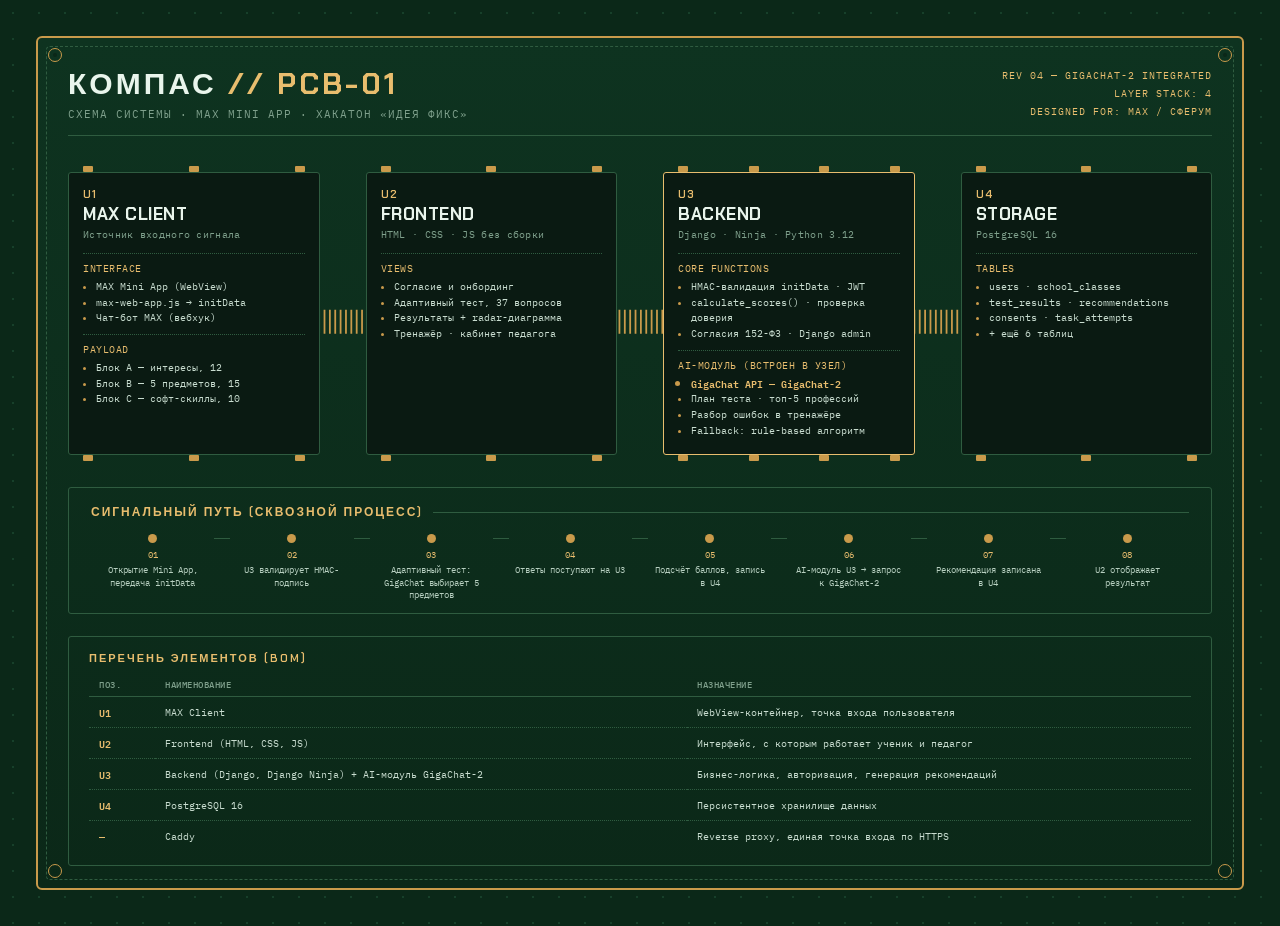
<file: docs/kompas-architecture-pcb.html>
<!DOCTYPE html>
<html lang="ru">
<head>
<meta charset="UTF-8">
<title>Компас — плата системы</title>
<link rel="preconnect" href="https://fonts.googleapis.com">
<link href="https://fonts.googleapis.com/css2?family=Chakra+Petch:wght@400;500;600;700&family=IBM+Plex+Mono:wght@400;500;600&display=swap" rel="stylesheet">
<style>
  :root{
    --pcb:#0b2818;
    --pcb2:#0e3320;
    --copper:#c99a4b;
    --copper-bright:#e8bd6e;
    --silk:#e9f5ec;
    --silk-dim:#7fa08c;
    --chip:#0a1a12;
    --chip-border:#2f5c40;
  }
  *{box-sizing:border-box;}
  body{
    margin:0;
    background:
      radial-gradient(circle, #17402a 1px, transparent 1.2px) 0 0/26px 26px,
      var(--pcb);
    color:var(--silk);
    font-family:'IBM Plex Mono',monospace;
    padding:36px;
  }
  .board{
    max-width:1340px;
    margin:0 auto;
    border:2px solid var(--copper);
    border-radius:6px;
    padding:26px 30px 22px;
    position:relative;
    background:linear-gradient(180deg, var(--pcb2), var(--pcb));
  }
  .board::before{
    content:"";
    position:absolute;inset:8px;
    border:1px dashed var(--chip-border);
    border-radius:4px;
    pointer-events:none;
  }
  /* уголки-крепёж как на платах */
  .mount{
    position:absolute;width:14px;height:14px;
    border:1.5px solid var(--copper);
    border-radius:50%;
  }
  .mount::after{content:"";position:absolute;inset:4px;border-radius:50%;background:var(--pcb);}
  .mount.tl{top:10px;left:10px;} .mount.tr{top:10px;right:10px;}
  .mount.bl{bottom:10px;left:10px;} .mount.br{bottom:10px;right:10px;}

  .head{
    display:flex;justify-content:space-between;align-items:flex-end;
    margin-bottom:26px;padding-bottom:14px;
    border-bottom:1px solid var(--chip-border);
  }
  .head h1{
    font-family:'Chakra Petch',sans-serif;
    font-weight:700;
    font-size:30px;
    text-transform:uppercase;
    letter-spacing:3px;
    margin:0;
    color:var(--silk);
  }
  .head h1 span{color:var(--copper-bright);}
  .head .sub{font-size:10.5px;color:var(--silk-dim);letter-spacing:1px;margin-top:4px;text-transform:uppercase;}
  .board-id{
    font-size:10px;color:var(--copper-bright);
    text-align:right;letter-spacing:1px;line-height:1.8;
  }

  /* компоненты-чипы с соединительными дорожками */
  .chips-wrap{position:relative;padding:10px 0 26px;}
  .trace-svg{position:absolute;top:0;left:0;width:100%;height:100%;pointer-events:none;}

  .chips{
    display:grid;
    grid-template-columns:repeat(4,1fr);
    gap:46px;
    position:relative;
    z-index:2;
  }
  .chip{
    background:var(--chip);
    border:1.5px solid var(--chip-border);
    border-radius:3px;
    padding:14px 14px 16px;
    position:relative;
    min-height:250px;
  }
  /* выводы чипа (пины) сверху и снизу */
  .pins-top, .pins-bottom{
    position:absolute;left:14px;right:14px;
    display:flex;justify-content:space-between;
  }
  .pins-top{top:-7px;} .pins-bottom{bottom:-7px;}
  .pin{width:10px;height:6px;background:var(--copper);border-radius:1px;}

  .chip-id{
    font-family:'Chakra Petch',sans-serif;
    font-weight:600;
    font-size:11px;
    color:var(--copper-bright);
    letter-spacing:1px;
    margin-bottom:2px;
  }
  .chip-name{
    font-family:'Chakra Petch',sans-serif;
    font-weight:700;
    font-size:17px;
    text-transform:uppercase;
    letter-spacing:0.5px;
    margin-bottom:3px;
  }
  .chip-stack{font-size:9.5px;color:var(--silk-dim);margin-bottom:12px;letter-spacing:0.3px;}
  .chip-block{
    border-top:1px dotted var(--chip-border);
    padding-top:8px;margin-top:8px;
  }
  .chip-block .lbl{font-size:9.5px;color:var(--copper-bright);letter-spacing:0.5px;margin-bottom:4px;text-transform:uppercase;}
  .chip-block ul{margin:0;padding-left:13px;font-size:9.8px;color:#c9ddd0;line-height:1.6;}
  .chip-block ul li::marker{color:var(--copper);}
  .highlight-li{color:var(--copper-bright) !important;font-weight:600;}

  /* сигнальный путь снизу */
  .signal{
    border:1px solid var(--chip-border);
    border-radius:3px;
    padding:16px 22px 12px;
    margin-top:6px;
  }
  .signal-title{
    font-family:'Chakra Petch',sans-serif;
    font-size:12px;font-weight:600;letter-spacing:2px;
    text-transform:uppercase;color:var(--copper-bright);
    margin-bottom:14px;
    display:flex;align-items:center;gap:10px;
  }
  .signal-title::after{content:"";flex:1;height:1px;background:var(--chip-border);}
  .sig-row{display:flex;align-items:flex-start;gap:0;}
  .sig-step{flex:1;text-align:center;}
  .sig-step .dot{
    width:9px;height:9px;border-radius:50%;background:var(--copper);
    margin:0 auto 6px;
  }
  .sig-step .n{font-size:9px;color:var(--copper-bright);margin-bottom:4px;}
  .sig-step p{font-size:8.8px;color:#b7cfc0;line-height:1.4;margin:0;padding:0 5px;}
  .sig-line{flex:0 0 16px;height:1px;background:var(--chip-border);margin-top:4px;position:relative;top:0;}

  /* BOM — перечень элементов вместо легенды */
  .bom{
    margin-top:22px;
    border:1px solid var(--chip-border);
    border-radius:3px;
    padding:14px 20px;
  }
  .bom-title{
    font-family:'Chakra Petch',sans-serif;
    font-size:11px;font-weight:600;letter-spacing:2px;
    color:var(--copper-bright);text-transform:uppercase;margin-bottom:10px;
  }
  table{width:100%;border-collapse:collapse;font-size:9.8px;}
  th{
    text-align:left;color:var(--silk-dim);font-weight:500;
    text-transform:uppercase;letter-spacing:0.5px;font-size:8.5px;
    padding:4px 10px 6px;border-bottom:1px solid var(--chip-border);
  }
  td{padding:6px 10px;border-bottom:1px dotted var(--chip-border);color:#c9ddd0;}
  tr:last-child td{border-bottom:none;}
  td.ref{color:var(--copper-bright);font-weight:600;}
</style>
</head>
<body>

<div class="board">
  <div class="mount tl"></div><div class="mount tr"></div>
  <div class="mount bl"></div><div class="mount br"></div>

  <div class="head">
    <div>
      <h1>КОМПАС <span>// PCB-01</span></h1>
      <div class="sub">Схема системы · MAX Mini App · Хакатон «Идея фикс»</div>
    </div>
    <div class="board-id">
      REV 04 — GIGACHAT-2 INTEGRATED<br>
      LAYER STACK: 4<br>
      DESIGNED FOR: MAX / СФЕРУМ
    </div>
  </div>

  <div class="chips-wrap">
    <svg class="trace-svg" viewBox="0 0 1280 20" preserveAspectRatio="none">
      <line x1="160" y1="10" x2="1120" y2="10" stroke="#c99a4b" stroke-width="1.5" stroke-dasharray="2 4"/>
    </svg>

    <div class="chips">

      <!-- U1 -->
      <div class="chip">
        <div class="pins-top"><div class="pin"></div><div class="pin"></div><div class="pin"></div></div>
        <div class="pins-bottom"><div class="pin"></div><div class="pin"></div><div class="pin"></div></div>
        <div class="chip-id">U1</div>
        <div class="chip-name">MAX Client</div>
        <div class="chip-stack">Источник входного сигнала</div>
        <div class="chip-block">
          <div class="lbl">Interface</div>
          <ul>
            <li>MAX Mini App (WebView)</li>
            <li>max-web-app.js → initData</li>
            <li>Чат-бот MAX (вебхук)</li>
          </ul>
        </div>
        <div class="chip-block">
          <div class="lbl">Payload</div>
          <ul>
            <li>Блок A — интересы, 12</li>
            <li>Блок B — 5 предметов, 15</li>
            <li>Блок C — софт-скиллы, 10</li>
          </ul>
        </div>
      </div>

      <!-- U2 -->
      <div class="chip">
        <div class="pins-top"><div class="pin"></div><div class="pin"></div><div class="pin"></div></div>
        <div class="pins-bottom"><div class="pin"></div><div class="pin"></div><div class="pin"></div></div>
        <div class="chip-id">U2</div>
        <div class="chip-name">Frontend</div>
        <div class="chip-stack">HTML · CSS · JS без сборки</div>
        <div class="chip-block">
          <div class="lbl">Views</div>
          <ul>
            <li>Согласие и онбординг</li>
            <li>Адаптивный тест, 37 вопросов</li>
            <li>Результаты + radar-диаграмма</li>
            <li>Тренажёр · кабинет педагога</li>
          </ul>
        </div>
      </div>

      <!-- U3 — Backend с GigaChat-2 внутри -->
      <div class="chip" style="border-color:var(--copper-bright);">
        <div class="pins-top"><div class="pin"></div><div class="pin"></div><div class="pin"></div><div class="pin"></div></div>
        <div class="pins-bottom"><div class="pin"></div><div class="pin"></div><div class="pin"></div><div class="pin"></div></div>
        <div class="chip-id">U3</div>
        <div class="chip-name">Backend</div>
        <div class="chip-stack">Django · Ninja · Python 3.12</div>
        <div class="chip-block">
          <div class="lbl">Core functions</div>
          <ul>
            <li>HMAC-валидация initData · JWT</li>
            <li>calculate_scores() · проверка доверия</li>
            <li>Согласия 152-ФЗ · Django admin</li>
          </ul>
        </div>
        <div class="chip-block">
          <div class="lbl">AI-модуль (встроен в узел)</div>
          <ul>
            <li class="highlight-li">GigaChat API — GigaChat-2</li>
            <li>План теста · топ-5 профессий</li>
            <li>Разбор ошибок в тренажёре</li>
            <li>Fallback: rule-based алгоритм</li>
          </ul>
        </div>
      </div>

      <!-- U4 -->
      <div class="chip">
        <div class="pins-top"><div class="pin"></div><div class="pin"></div><div class="pin"></div></div>
        <div class="pins-bottom"><div class="pin"></div><div class="pin"></div><div class="pin"></div></div>
        <div class="chip-id">U4</div>
        <div class="chip-name">Storage</div>
        <div class="chip-stack">PostgreSQL 16</div>
        <div class="chip-block">
          <div class="lbl">Tables</div>
          <ul>
            <li>users · school_classes</li>
            <li>test_results · recommendations</li>
            <li>consents · task_attempts</li>
            <li>+ ещё 6 таблиц</li>
          </ul>
        </div>
      </div>

    </div>
  </div>

  <!-- сигнальный путь -->
  <div class="signal">
    <div class="signal-title">Сигнальный путь (сквозной процесс)</div>
    <div class="sig-row">
      <div class="sig-step"><div class="dot"></div><div class="n">01</div><p>Открытие Mini App, передача initData</p></div>
      <div class="sig-line"></div>
      <div class="sig-step"><div class="dot"></div><div class="n">02</div><p>U3 валидирует HMAC-подпись</p></div>
      <div class="sig-line"></div>
      <div class="sig-step"><div class="dot"></div><div class="n">03</div><p>Адаптивный тест: GigaChat выбирает 5 предметов</p></div>
      <div class="sig-line"></div>
      <div class="sig-step"><div class="dot"></div><div class="n">04</div><p>Ответы поступают на U3</p></div>
      <div class="sig-line"></div>
      <div class="sig-step"><div class="dot"></div><div class="n">05</div><p>Подсчёт баллов, запись в U4</p></div>
      <div class="sig-line"></div>
      <div class="sig-step"><div class="dot"></div><div class="n">06</div><p>AI-модуль U3 → запрос к GigaChat-2</p></div>
      <div class="sig-line"></div>
      <div class="sig-step"><div class="dot"></div><div class="n">07</div><p>Рекомендация записана в U4</p></div>
      <div class="sig-line"></div>
      <div class="sig-step"><div class="dot"></div><div class="n">08</div><p>U2 отображает результат</p></div>
    </div>
  </div>

  <!-- BOM -->
  <div class="bom">
    <div class="bom-title">Перечень элементов (BOM)</div>
    <table>
      <tr><th>Поз.</th><th>Наименование</th><th>Назначение</th></tr>
      <tr><td class="ref">U1</td><td>MAX Client</td><td>WebView-контейнер, точка входа пользователя</td></tr>
      <tr><td class="ref">U2</td><td>Frontend (HTML, CSS, JS)</td><td>Интерфейс, с которым работает ученик и педагог</td></tr>
      <tr><td class="ref">U3</td><td>Backend (Django, Django Ninja) + AI-модуль GigaChat-2</td><td>Бизнес-логика, авторизация, генерация рекомендаций</td></tr>
      <tr><td class="ref">U4</td><td>PostgreSQL 16</td><td>Персистентное хранилище данных</td></tr>
      <tr><td class="ref">—</td><td>Caddy</td><td>Reverse proxy, единая точка входа по HTTPS</td></tr>
    </table>
  </div>

</div>

</body>
</html>
</file>
